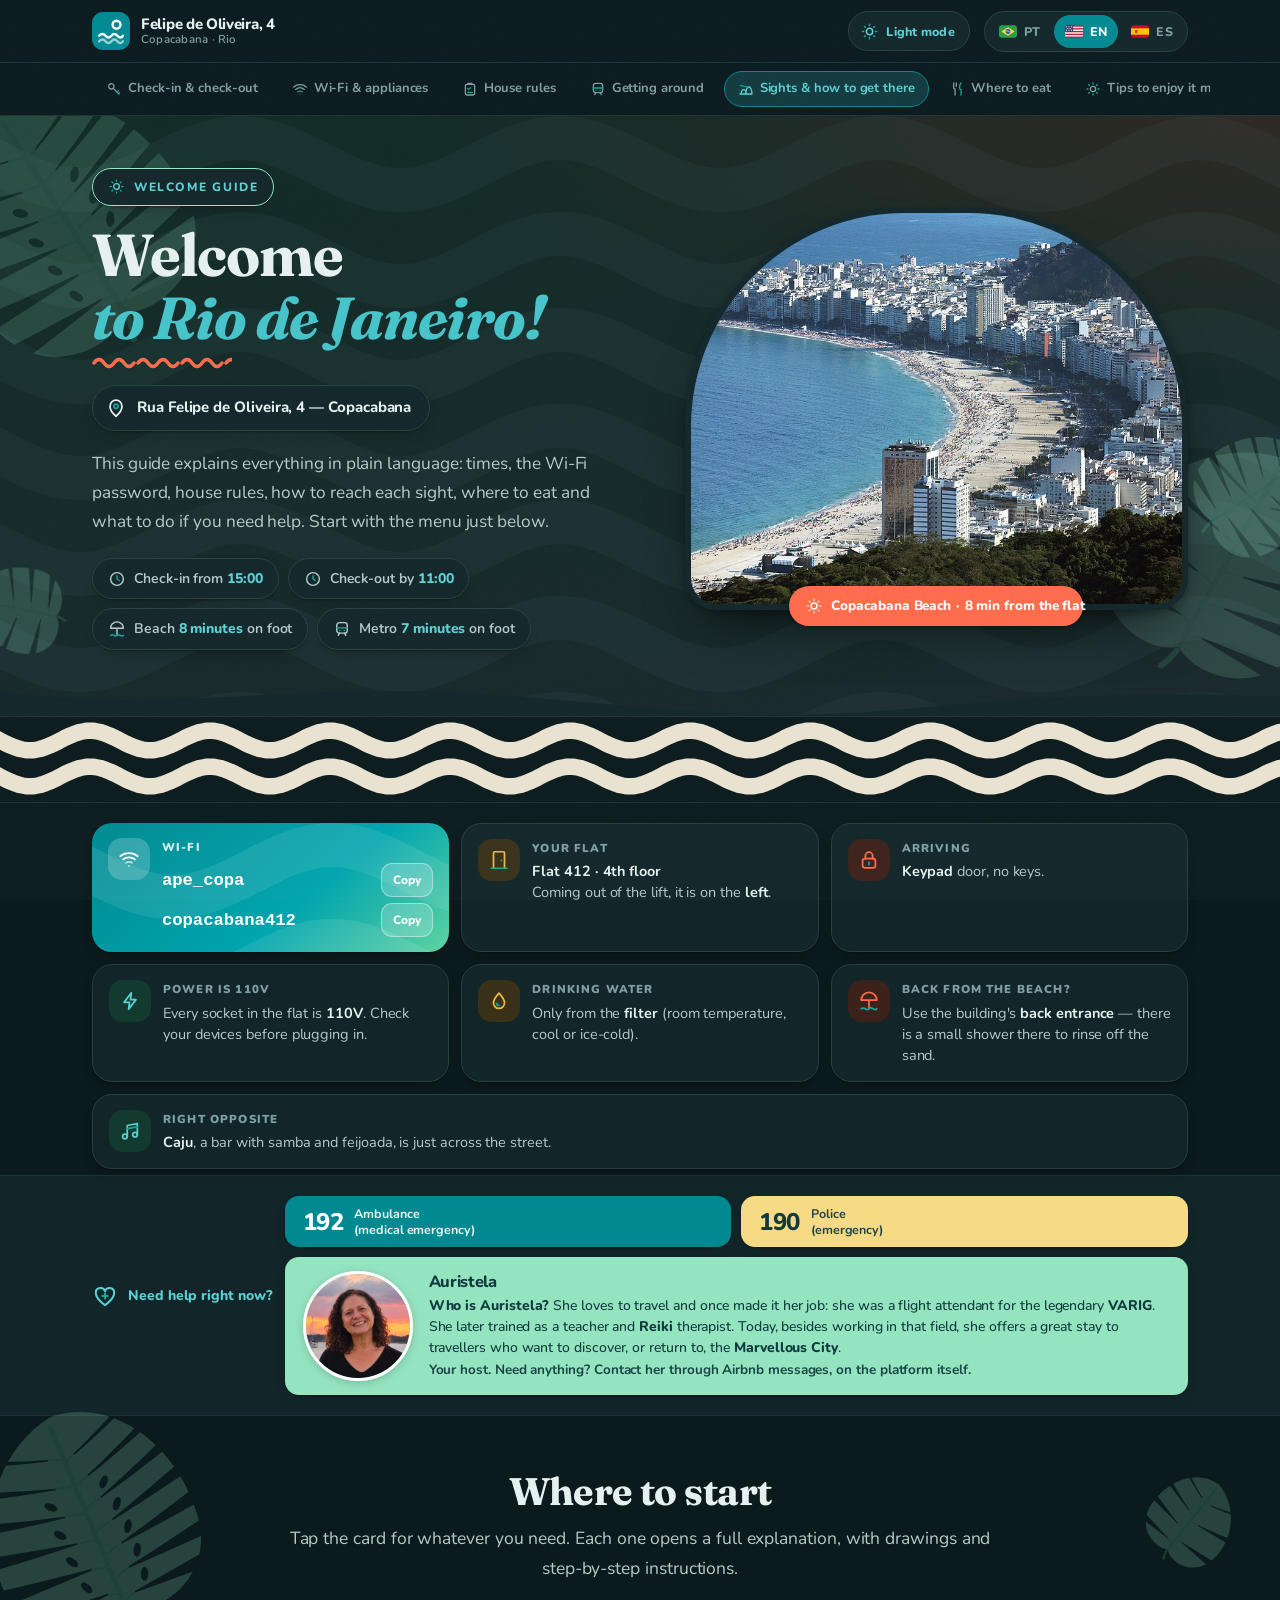
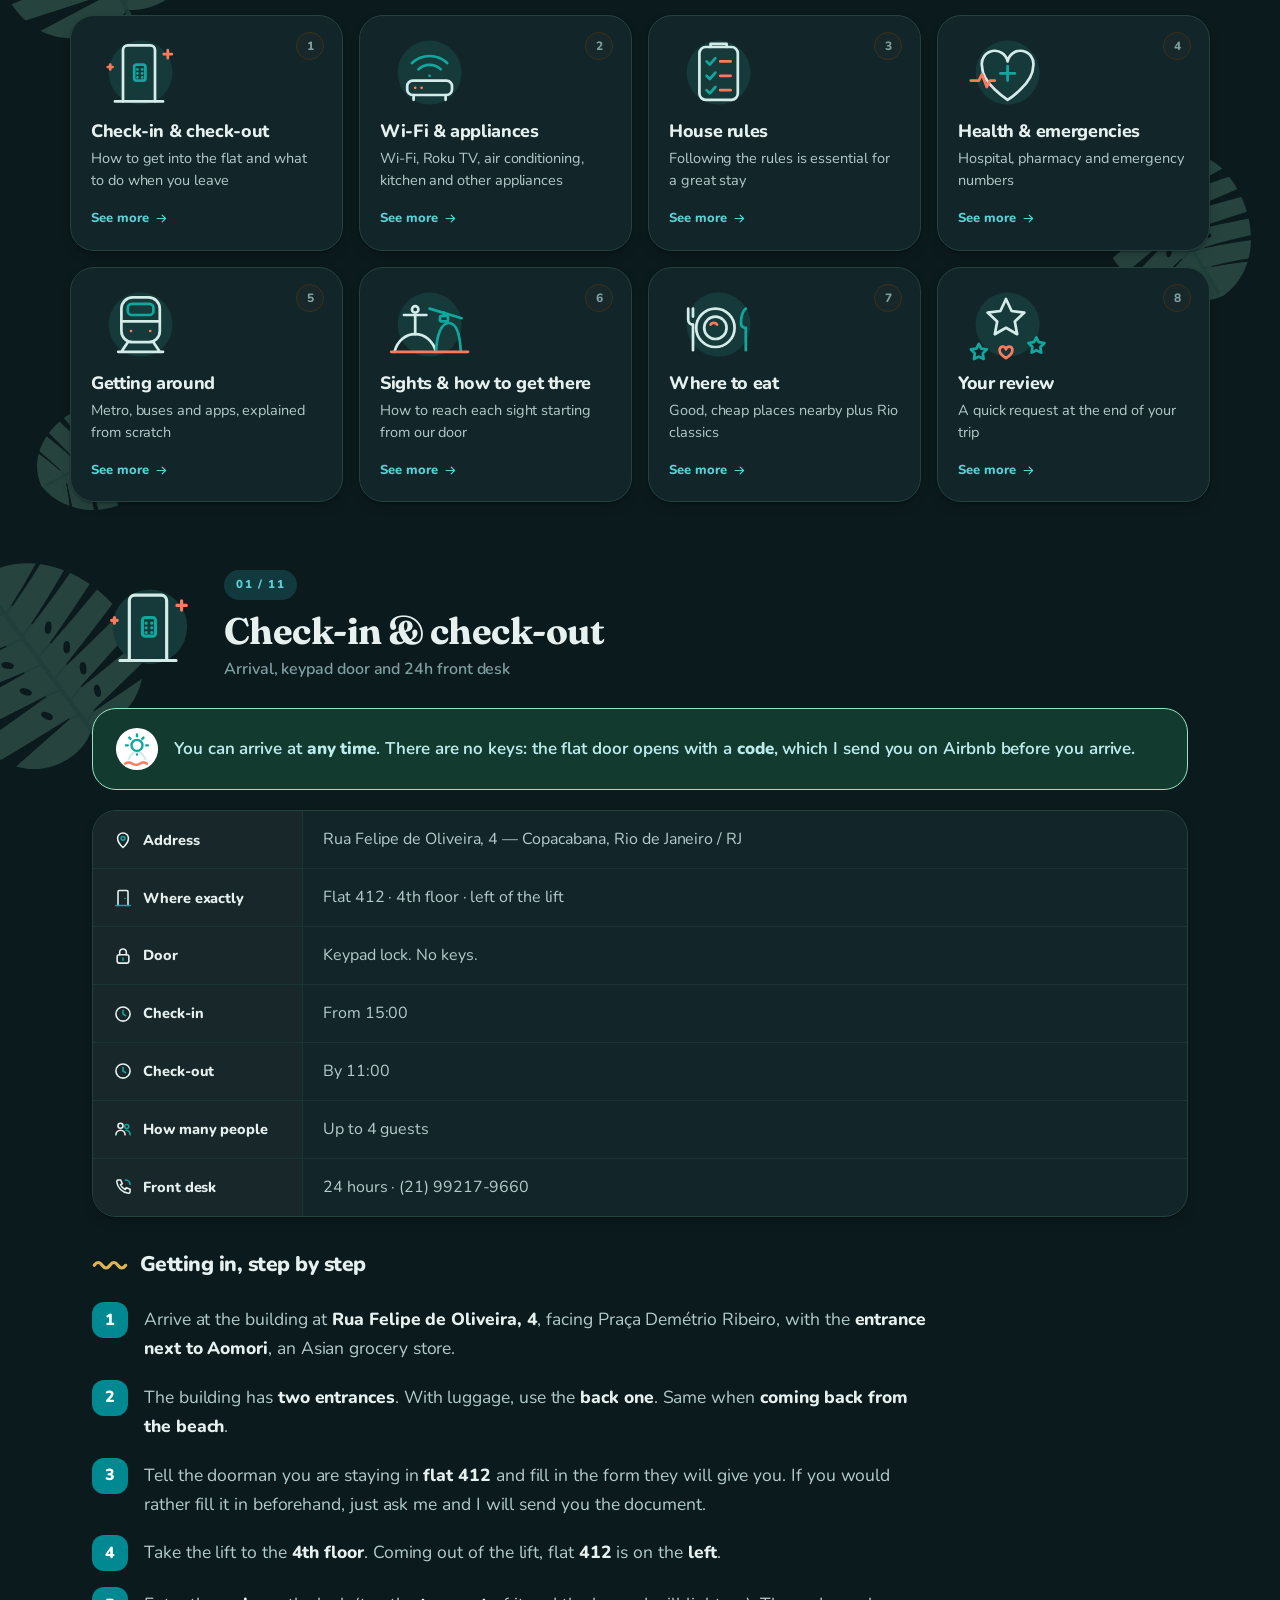
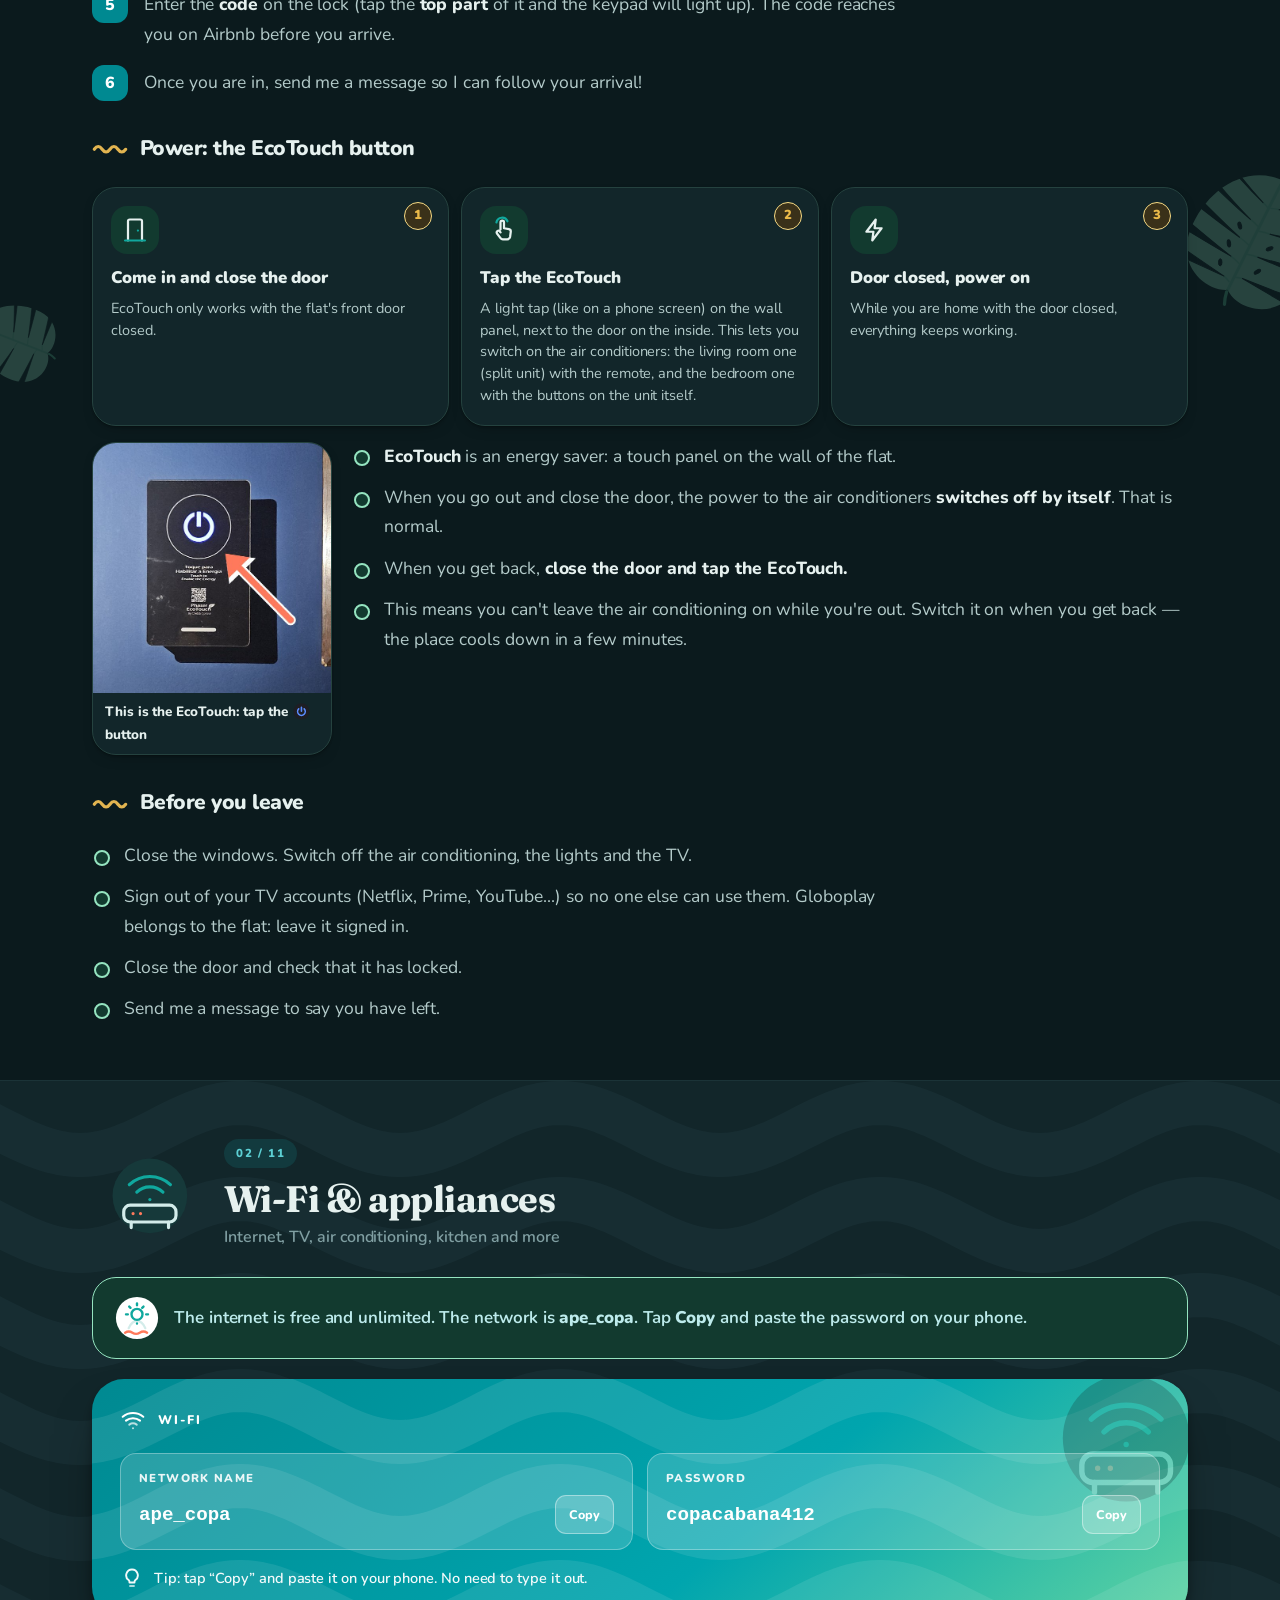
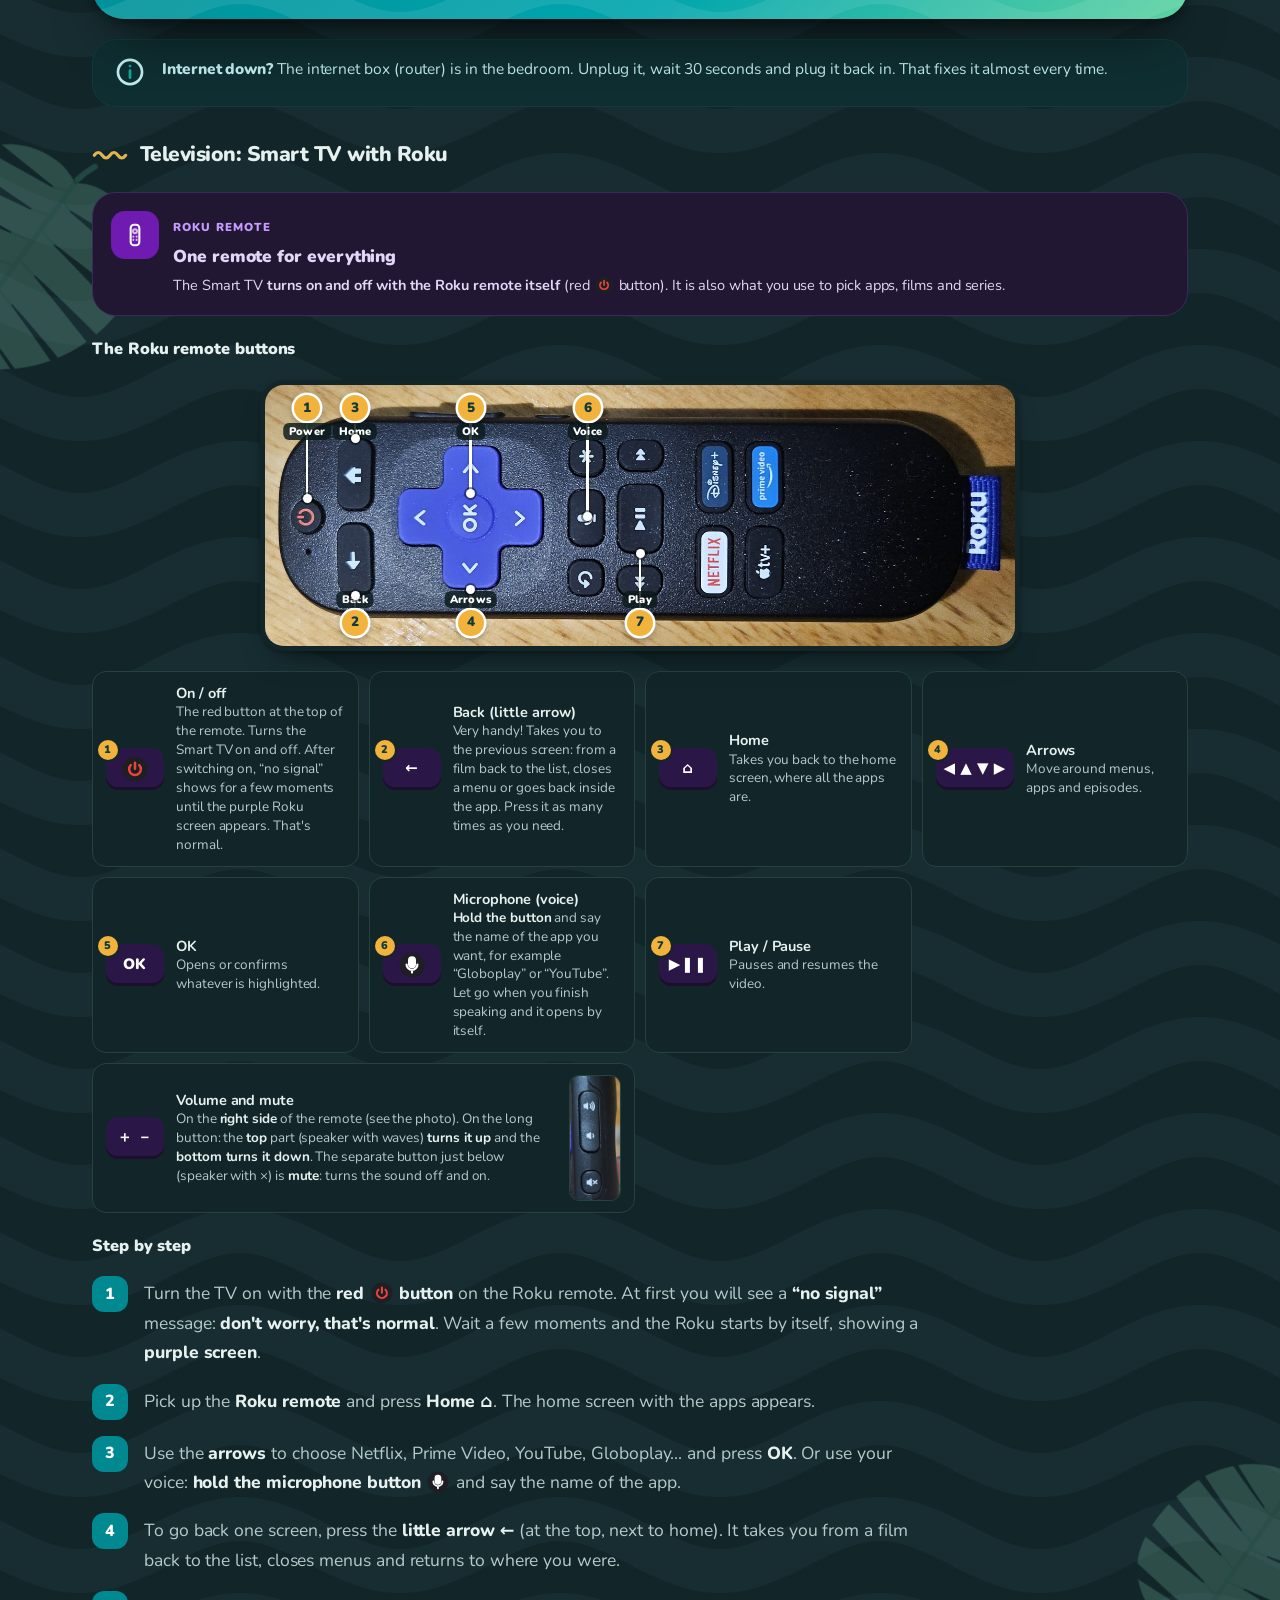
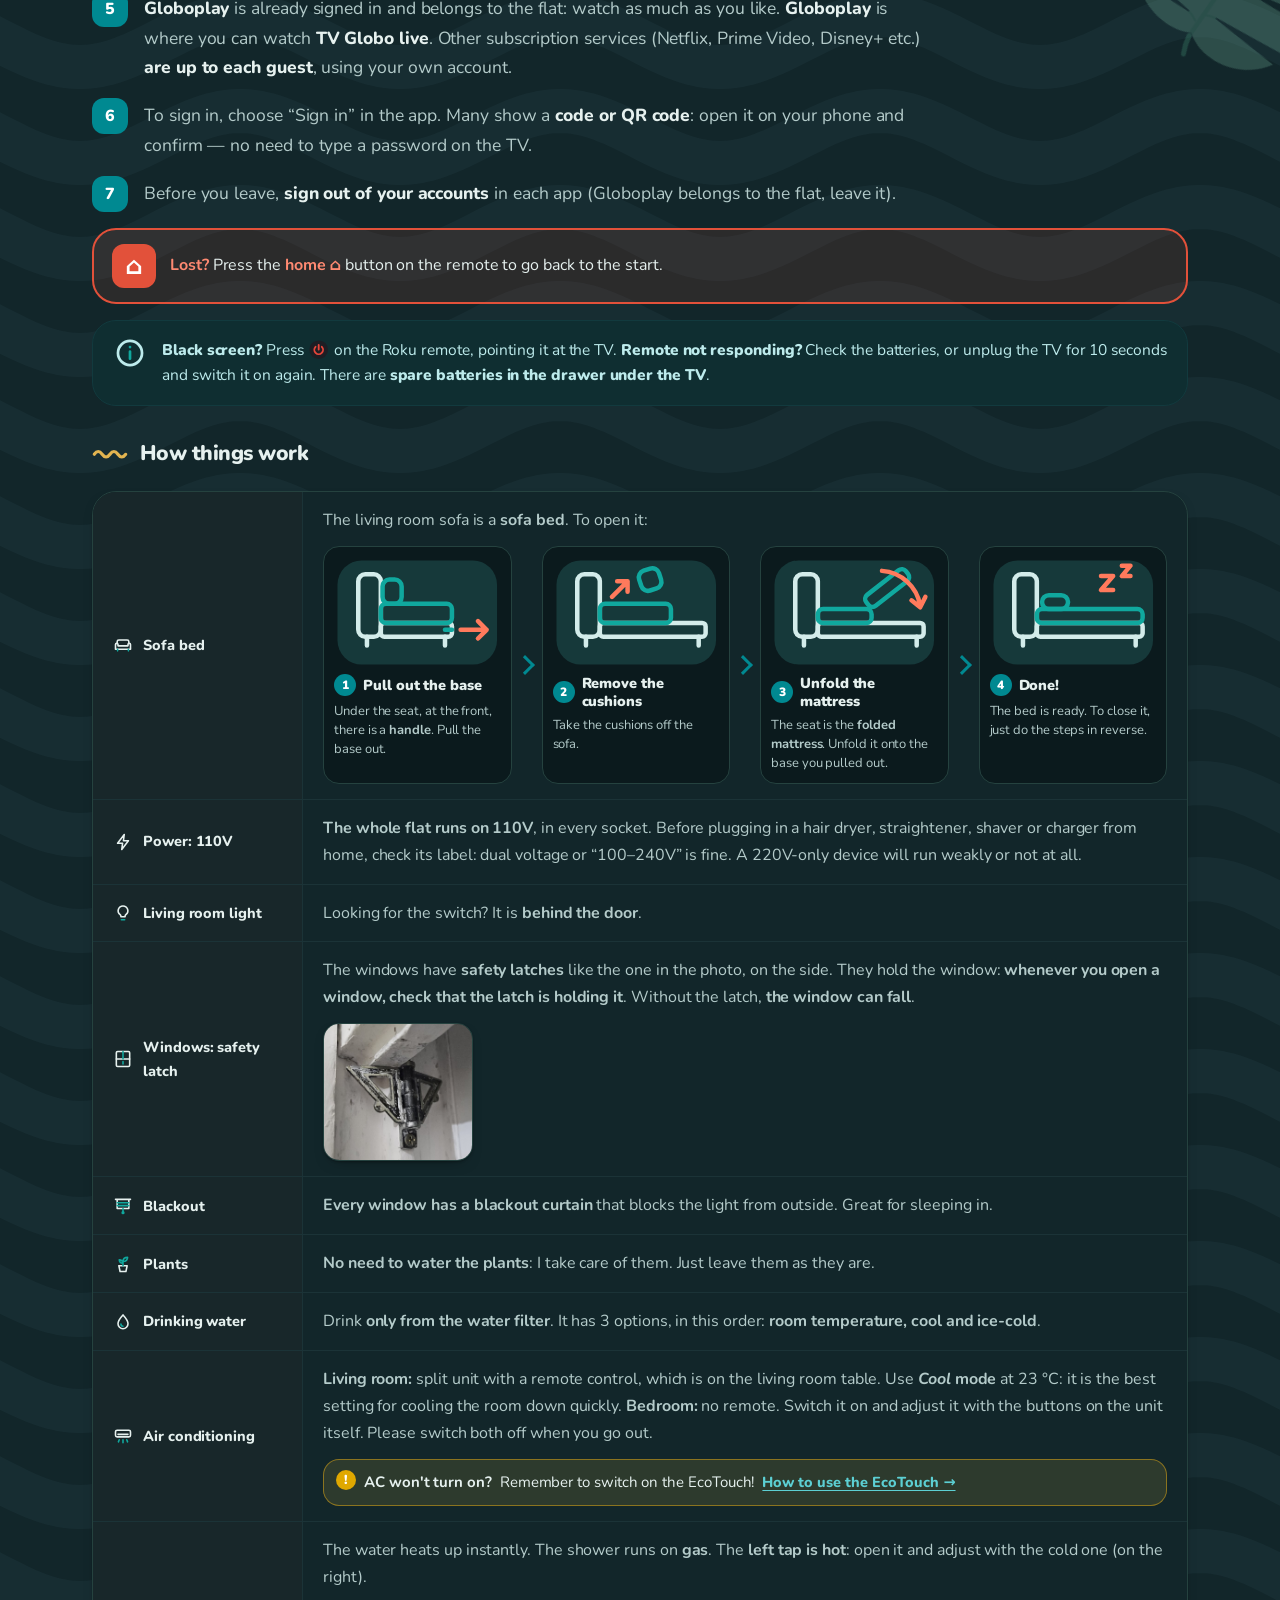
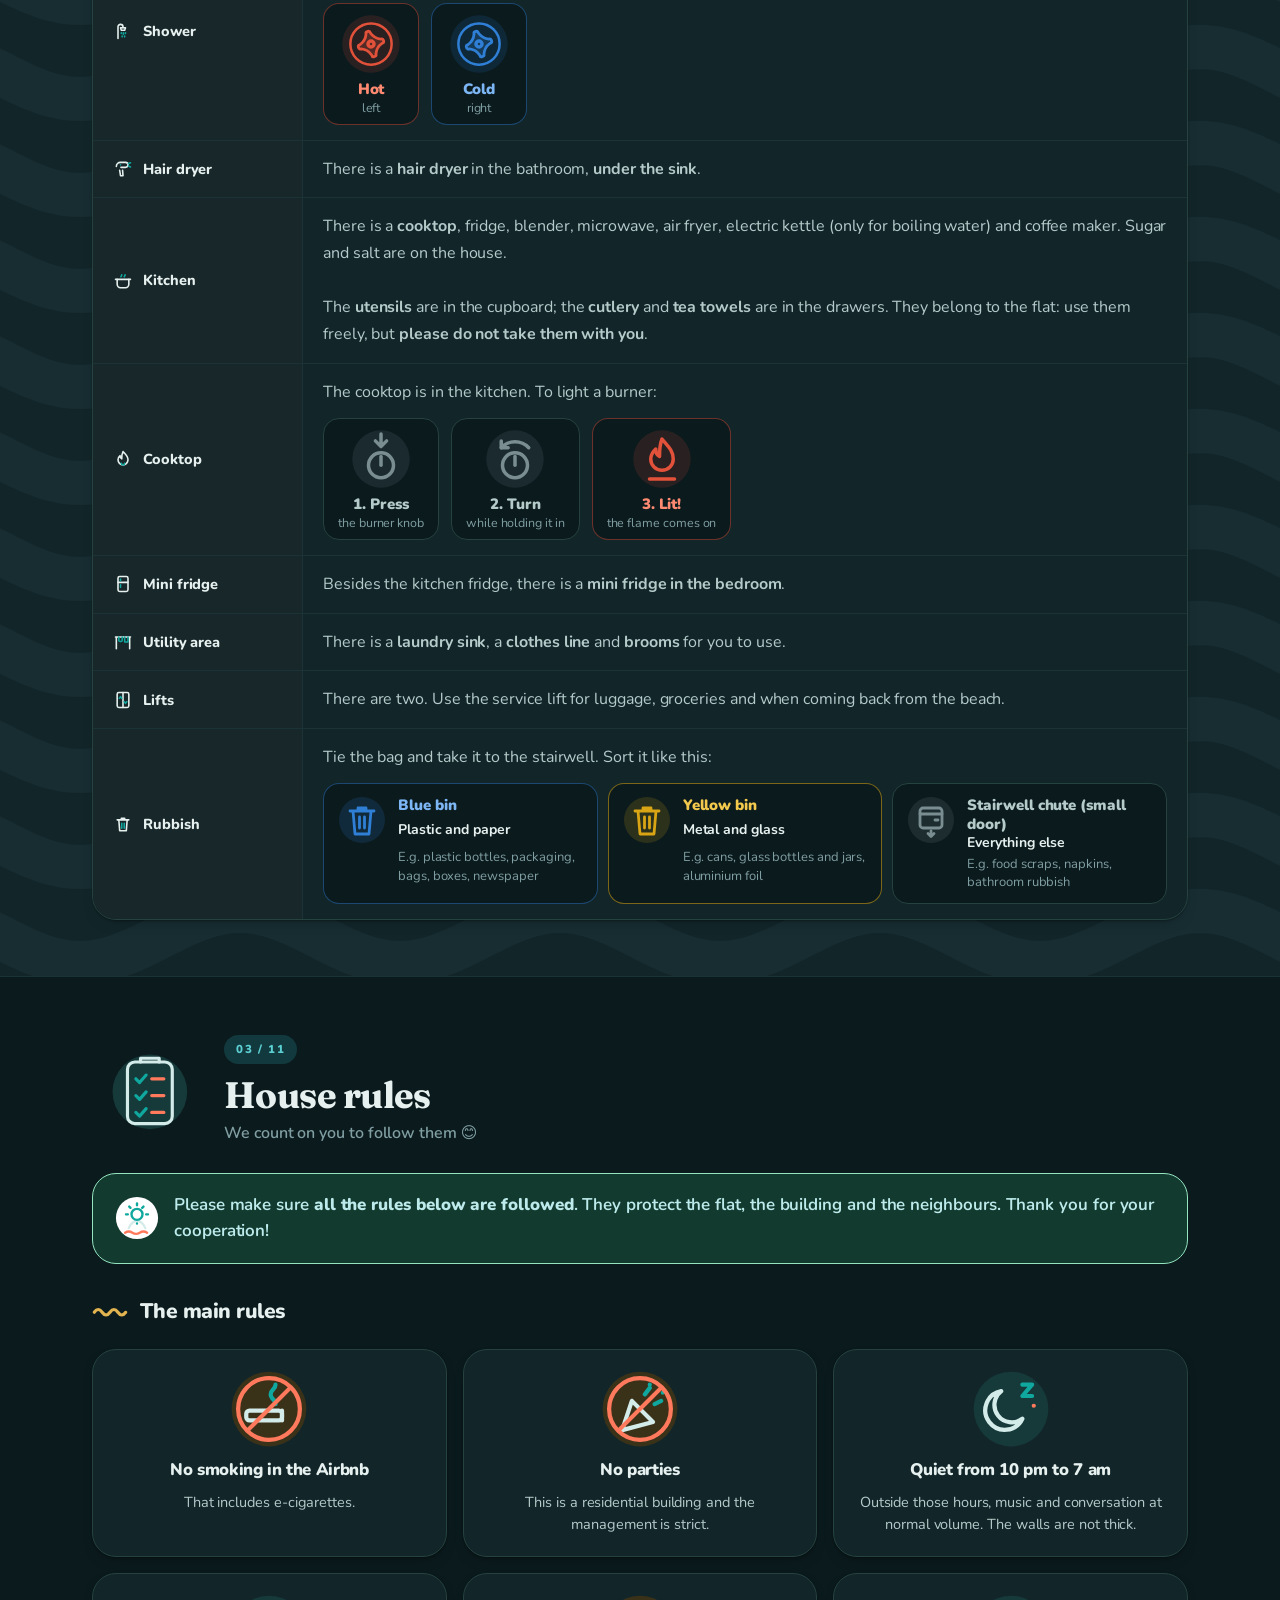
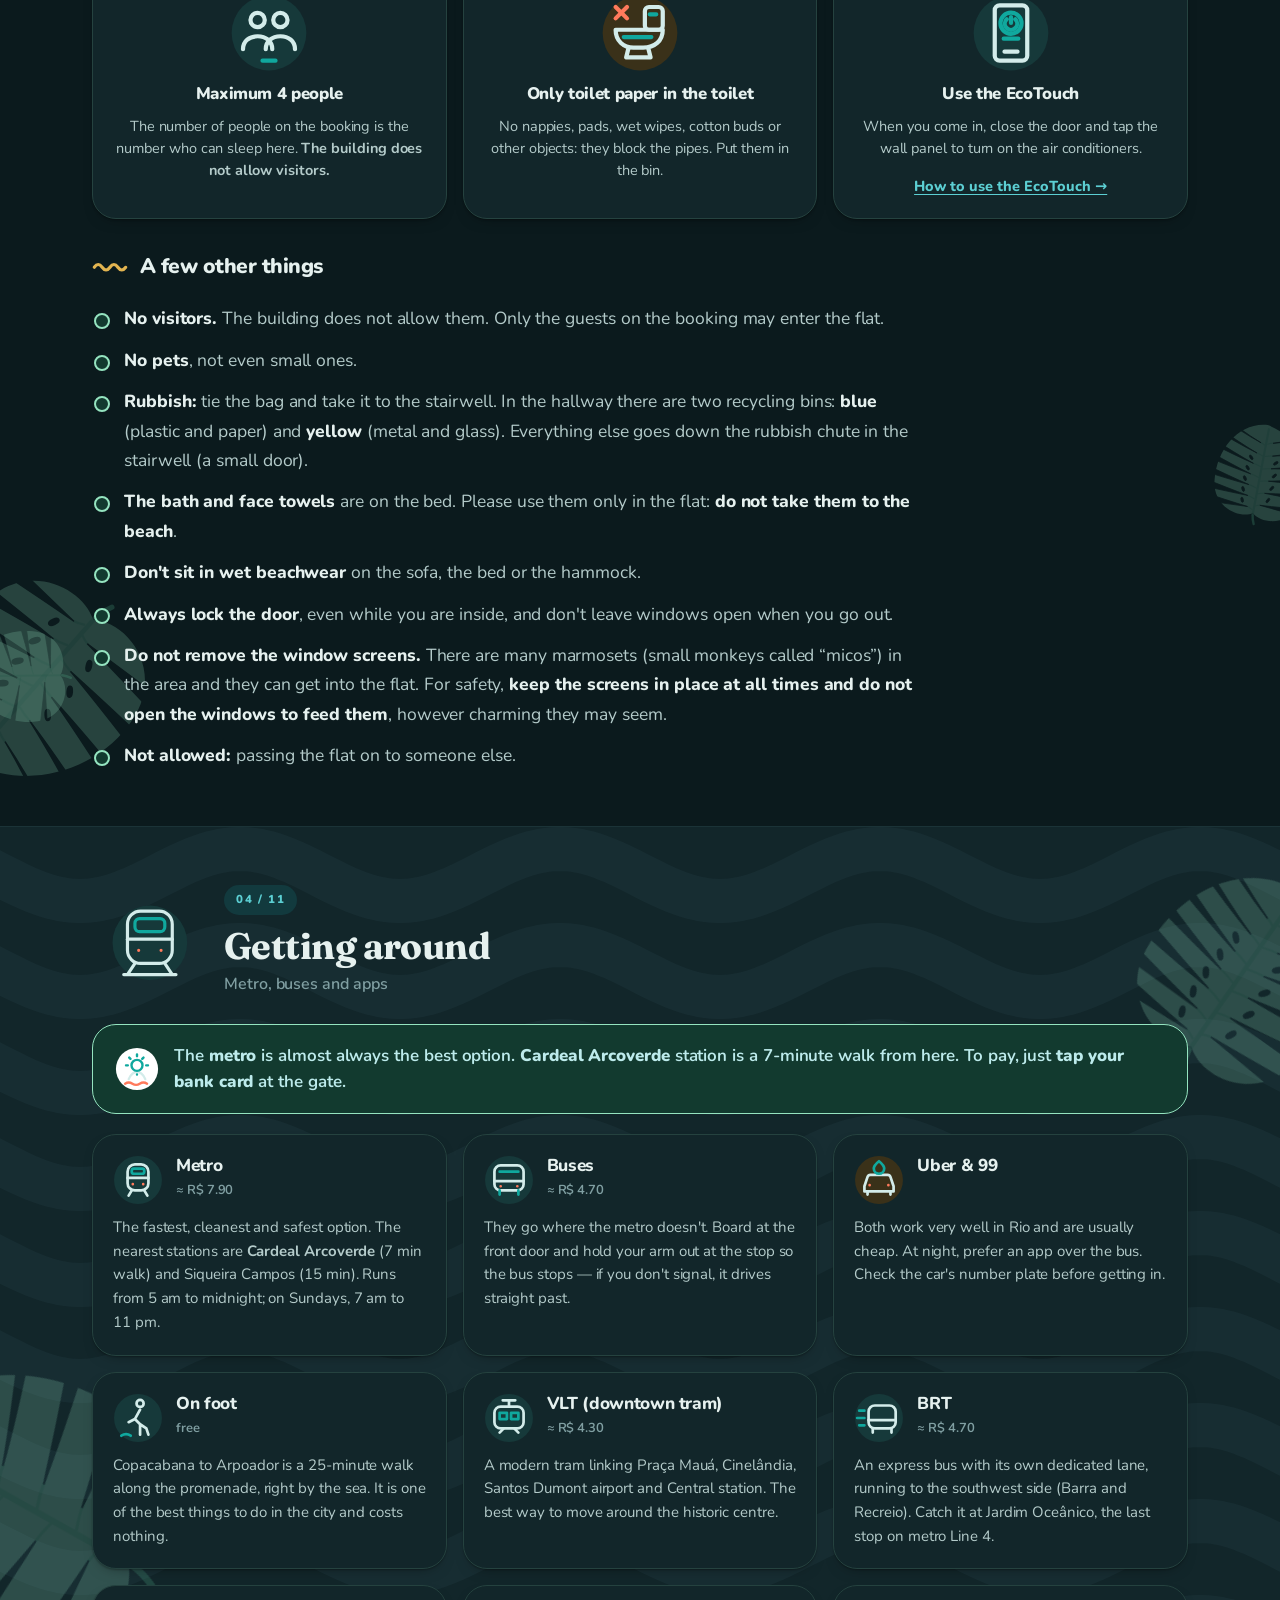
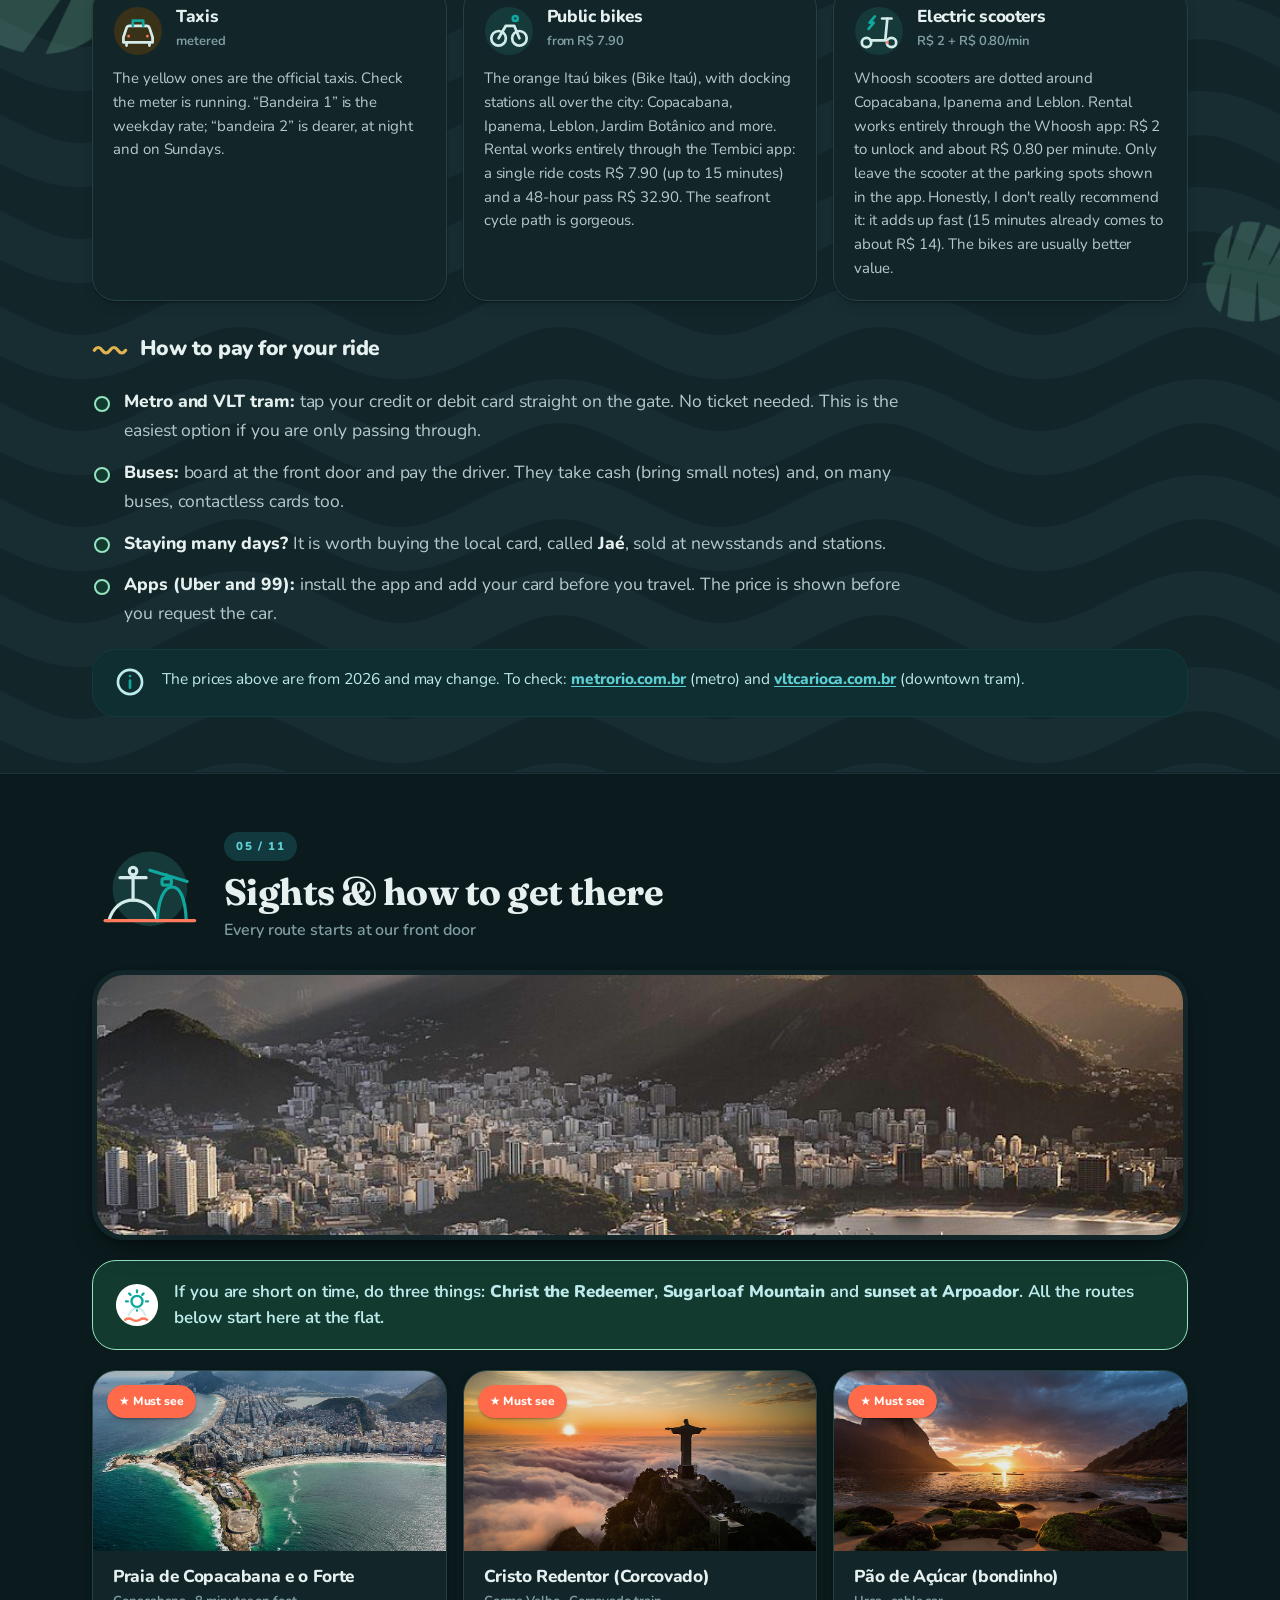
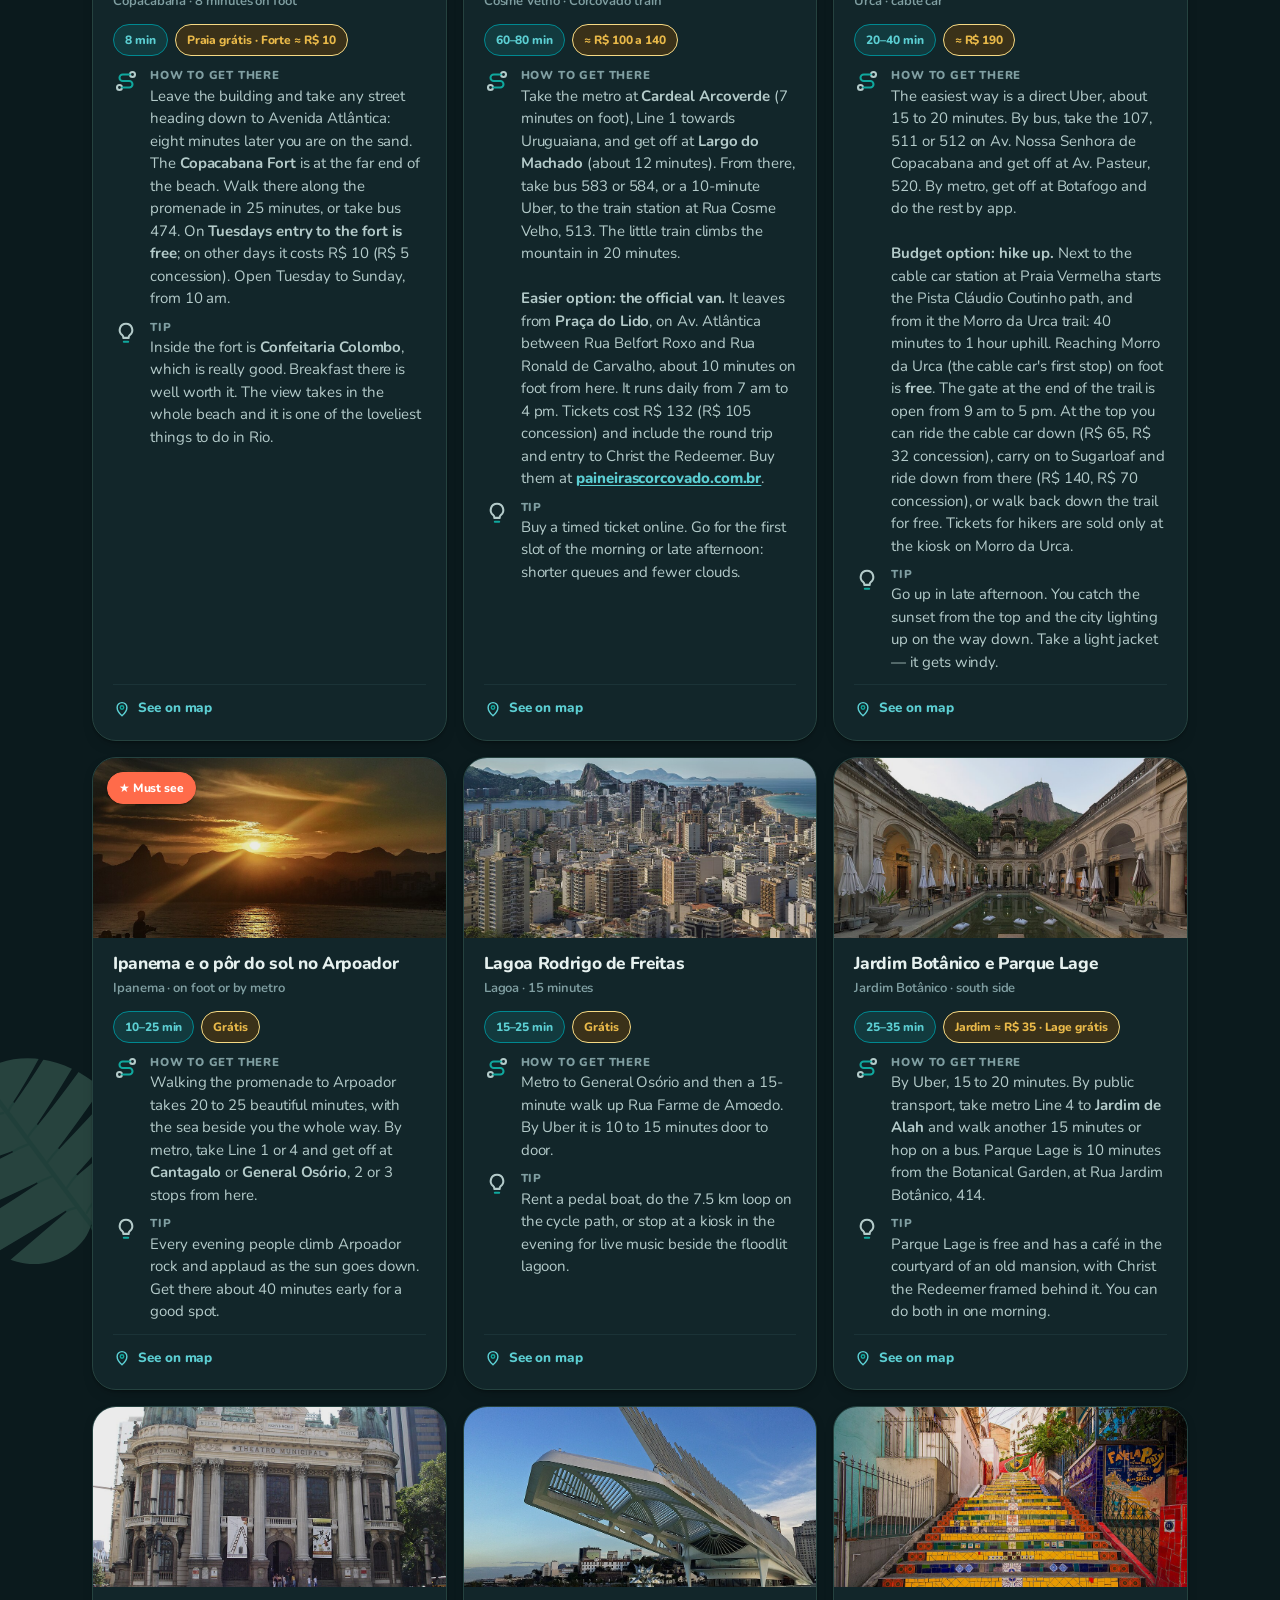
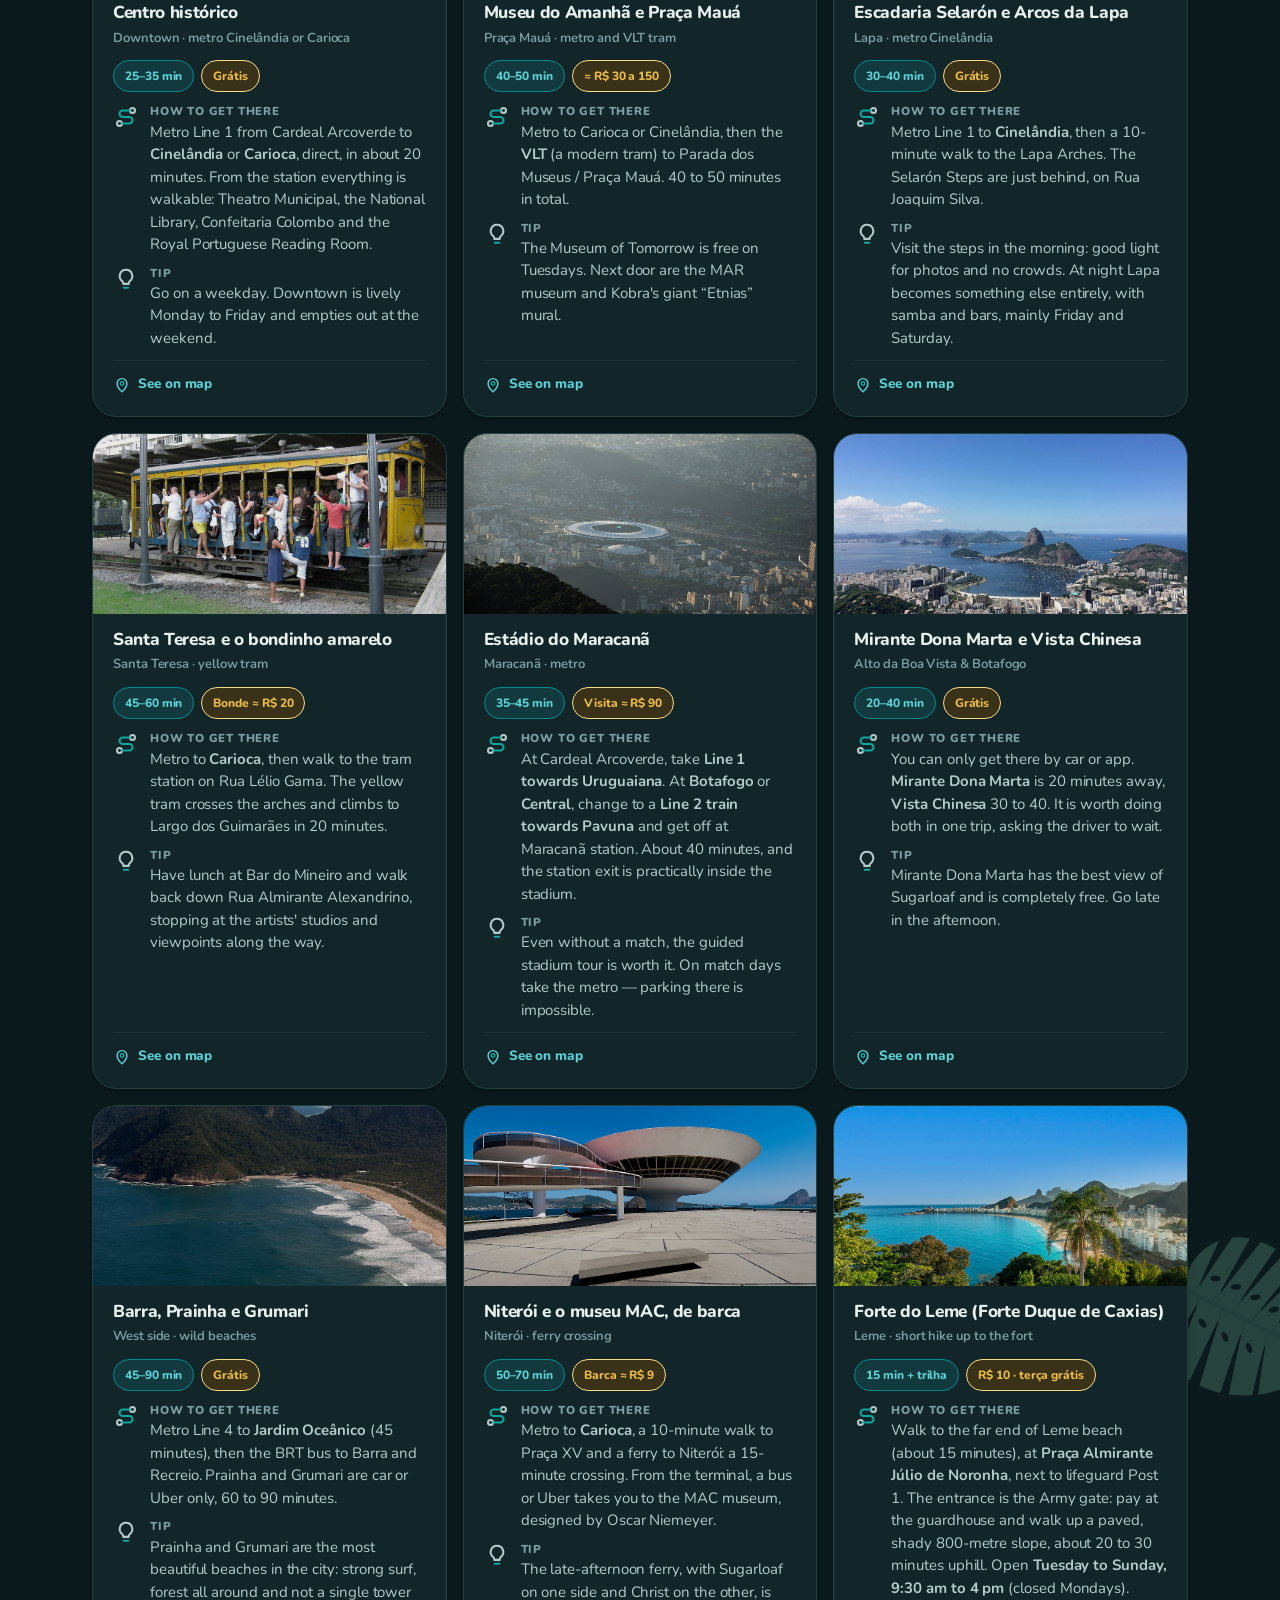
<file: index.html>
<!doctype html>
<html lang="pt-BR">
<head>
<meta charset="utf-8">
<meta name="viewport" content="width=device-width, initial-scale=1, viewport-fit=cover">
<title>Guia de Boas-vindas — Copacabana, Rio de Janeiro</title>
<meta name="description" content="Guia de boas-vindas do apartamento na Rua Felipe de Oliveira, 4 — Copacabana, Rio de Janeiro.">
<meta name="theme-color" content="#0B1A1D">
<meta name="color-scheme" content="light dark">
<script>(function(){var t;try{t=localStorage.getItem("guia_theme")}catch(e){}document.documentElement.setAttribute("data-theme",t==="light"?"light":"dark")})()</script>
<link rel="icon" href="data:image/svg+xml,<svg xmlns='http://www.w3.org/2000/svg' viewBox='0 0 100 100'><text y='.9em' font-size='90'>🏖️</text></svg>">
<link rel="preconnect" href="https://fonts.googleapis.com">
<link rel="preconnect" href="https://fonts.gstatic.com" crossorigin>
<link href="https://fonts.googleapis.com/css2?family=Fraunces:ital,opsz,wght@0,9..144,600;0,9..144,700;1,9..144,600&family=Nunito:wght@500;600;700;800;900&display=swap" rel="stylesheet">
<link rel="stylesheet" href="style.css?v=20261017s">
</head>
<body>

<header class="topbar">
  <div class="wrap topbar__in">
    <a class="brand" href="#top">
      <span class="brand__mark" id="brandMark"></span>
      <span class="brand__tx">Felipe de Oliveira, 4<small>Copacabana · Rio</small></span>
    </a>
    <div class="topbar__sp"></div>
    <button type="button" class="themebtn" id="themeBtn"></button>
    <div class="langs" role="group" aria-label="Idioma / Language / Idioma">
      <button type="button" data-lang="pt">PT</button>
      <button type="button" data-lang="en">EN</button>
      <button type="button" data-lang="es">ES</button>
    </div>
  </div>
  <nav class="navchips" aria-label="Seções"><div class="navchips__in" id="nav"></div></nav>
</header>

<main id="top">

  <section class="hero">
    <div class="hero__deco hero__deco--l" id="decoL" aria-hidden="true"></div>
    <div class="hero__deco hero__deco--r" id="decoR" aria-hidden="true"></div>
    <div class="wrap hero__in">
      <div class="hero__tx" id="heroTx"></div>
      <div class="hero__art" id="heroArt"></div>
    </div>
    <div class="wavedge" id="heroWave"></div>
  </section>

  <div class="calcband" aria-hidden="true"></div>

  <section class="gallery" id="galleryWrap" hidden>
    <div class="wrap">
      <div class="sechead" id="galleryHead"></div>
      <div class="gallery__strip" id="galleryStrip"></div>
    </div>
  </section>

  <section class="wrap quick" id="quick"></section>

  <section class="sos" id="sos"></section>

  <section class="wrap menu">
    <div class="sechead" id="menuHead"></div>
    <div class="menu__grid" id="menuGrid"></div>
  </section>

  <div id="sections"></div>

</main>

<div class="calcband" aria-hidden="true"></div>

<footer>
  <div class="foot__deco foot__deco--l" id="decoFL" aria-hidden="true"></div>
  <div class="foot__deco foot__deco--r" id="decoFR" aria-hidden="true"></div>
  <div class="wrap foot" id="foot"></div>
</footer>

<button class="totop" id="toTop" aria-label="Topo"></button>

<nav class="tabbar" id="tabbar" aria-label="Atalhos"></nav>

<script src="art.js?v=20261017s"></script>
<script src="data.js?v=20261017s"></script>
<script src="lang-pt.js?v=20261017s"></script>
<script src="lang-en.js?v=20261017s"></script>
<script src="lang-es.js?v=20261017s"></script>
<script src="app.js?v=20261017s"></script>
</body>
</html>
</file>
<file: style.css>
/* ==========================================================
   GUIA DE BOAS-VINDAS · Copacabana
   Paleta: #008991 (turquesa) · #F6DA84 (areia) · #95E4C0 (menta)
   ========================================================== */

*,*::before,*::after{box-sizing:border-box}
html{-webkit-text-size-adjust:100%;scroll-behavior:smooth;overflow-x:clip}
body,h1,h2,h3,h4,p,ul,ol,li,figure,dl,dd{margin:0;padding:0}
ul,ol{list-style:none}
img,svg{display:block;max-width:100%}
button{font:inherit;color:inherit}
a{color:inherit}
@media (prefers-reduced-motion:reduce){html{scroll-behavior:auto}*{transition:none!important}
  /* o balanço das folhas fica (mais calmo, ver "Brisa nas folhas"); o resto não anima */
  *:not(:is(.hero__deco,.sec__deco,.foot__deco,.leaf) > svg){animation:none!important}}

:root{
  --pat-wifi:url("data:image/svg+xml,%3Csvg xmlns='http://www.w3.org/2000/svg' width='160' height='48' viewBox='0 0 160 48'%3E%3Cpath d='M-6.7 -27.4L-3.3 -25.7L0 -24L3.3 -22.3L6.7 -20.6L10 -19L13.3 -17.5L16.7 -16.1L20 -14.8L23.3 -13.7L26.7 -12.7L30 -12L33.3 -11.4L36.7 -11.1L40 -11L43.3 -11.1L46.7 -11.4L50 -12L53.3 -12.7L56.7 -13.7L60 -14.8L63.3 -16.1L66.7 -17.5L70 -19L73.3 -20.6L76.7 -22.3L80 -24L83.3 -25.7L86.7 -27.4L90 -29L93.3 -30.5L96.7 -31.9L100 -33.2L103.3 -34.3L106.7 -35.3L110 -36L113.3 -36.6L116.7 -36.9L120 -37L123.3 -36.9L126.7 -36.6L130 -36L133.3 -35.3L136.7 -34.3L140 -33.2L143.3 -31.9L146.7 -30.5L150 -29L153.3 -27.4L156.7 -25.7L160 -24L163.3 -22.3L166.7 -20.6M-6.7 20.6L-3.3 22.3L0 24L3.3 25.7L6.7 27.4L10 29L13.3 30.5L16.7 31.9L20 33.2L23.3 34.3L26.7 35.3L30 36L33.3 36.6L36.7 36.9L40 37L43.3 36.9L46.7 36.6L50 36L53.3 35.3L56.7 34.3L60 33.2L63.3 31.9L66.7 30.5L70 29L73.3 27.4L76.7 25.7L80 24L83.3 22.3L86.7 20.6L90 19L93.3 17.5L96.7 16.1L100 14.8L103.3 13.7L106.7 12.7L110 12L113.3 11.4L116.7 11.1L120 11L123.3 11.1L126.7 11.4L130 12L133.3 12.7L136.7 13.7L140 14.8L143.3 16.1L146.7 17.5L150 19L153.3 20.6L156.7 22.3L160 24L163.3 25.7L166.7 27.4M-6.7 68.6L-3.3 70.3L0 72L3.3 73.7L6.7 75.4L10 77L13.3 78.5L16.7 79.9L20 81.2L23.3 82.3L26.7 83.3L30 84L33.3 84.6L36.7 84.9L40 85L43.3 84.9L46.7 84.6L50 84L53.3 83.3L56.7 82.3L60 81.2L63.3 79.9L66.7 78.5L70 77L73.3 75.4L76.7 73.7L80 72L83.3 70.3L86.7 68.6L90 67L93.3 65.5L96.7 64.1L100 62.8L103.3 61.7L106.7 60.7L110 60L113.3 59.4L116.7 59.1L120 59L123.3 59.1L126.7 59.4L130 60L133.3 60.7L136.7 61.7L140 62.8L143.3 64.1L146.7 65.5L150 67L153.3 68.6L156.7 70.3L160 72L163.3 73.7L166.7 75.4' fill='none' stroke='%23FFFFFF' stroke-opacity='.09' stroke-width='22' stroke-linejoin='round'/%3E%3C/svg%3E");
  color-scheme:light;

  --teal:#008991;
  --teal-d:#00646E;
  --teal-x:#00464F;
  --teal-l:#DCF0F1;
  --teal-xl:#EFF9F9;

  --sand:#F6DA84;
  --sand-d:#C68A16;
  --sand-l:#FDF2D6;
  --sand-xl:#FFFAEC;

  --mint:#95E4C0;
  --mint-d:#2E9B72;
  --mint-l:#E4F8EE;
  --mint-xl:#F1FCF7;

  --cream:#FFFCF4;
  --paper:#FFFFFF;
  --ink:#0F3A3E;
  --ink2:#3B6469;
  --muted:#77969B;
  --line:#EBE2CF;
  --line2:#F3ECDF;

  --sh-s:0 1px 2px rgba(0,70,79,.05), 0 6px 16px -10px rgba(0,70,79,.22);
  --sh-m:0 2px 4px rgba(0,70,79,.05), 0 16px 32px -18px rgba(0,70,79,.30);
  --sh-l:0 4px 10px rgba(0,70,79,.07), 0 30px 56px -24px rgba(0,70,79,.36);

  --r:16px;
  --r-l:24px;
  --r-xl:32px;
  --maxw:1140px;
  --coral:#FF6B4A;
  --coral-l:#FFE8E1;
  --sun:#F2B33D;

  --teal-t:var(--teal);          /* turquesa usado como cor de texto */
  --on-light:#0F3A3E;            /* texto sobre areia/menta/sol (igual nos dois modos) */
  --peach:#FFE3C2;
  --warn-tx:#5B4406;
  --ok-tx:#0C4B36;
  --topbar-bg:rgba(255,252,244,.9);
  --tabbar-bg:rgba(255,255,255,.96);
  --deco-op:.34;

  /* calçadão de Copacabana: ondas de pedra portuguesa (faixa) e marca-d'água (fundos) */
  --pat-band:url("data:image/svg+xml,%3Csvg xmlns='http://www.w3.org/2000/svg' width='160' height='116' viewBox='0 0 160 116'%3E%3Crect width='160' height='116' fill='%23FFFCF4'/%3E%3Cpath d='M-6.7 30.6L-3.3 32.3L0 34L3.3 35.7L6.7 37.4L10 39L13.3 40.5L16.7 41.9L20 43.2L23.3 44.3L26.7 45.3L30 46L33.3 46.6L36.7 46.9L40 47L43.3 46.9L46.7 46.6L50 46L53.3 45.3L56.7 44.3L60 43.2L63.3 41.9L66.7 40.5L70 39L73.3 37.4L76.7 35.7L80 34L83.3 32.3L86.7 30.6L90 29L93.3 27.5L96.7 26.1L100 24.8L103.3 23.7L106.7 22.7L110 22L113.3 21.4L116.7 21.1L120 21L123.3 21.1L126.7 21.4L130 22L133.3 22.7L136.7 23.7L140 24.8L143.3 26.1L146.7 27.5L150 29L153.3 30.6L156.7 32.3L160 34L163.3 35.7L166.7 37.4M-6.7 78.6L-3.3 80.3L0 82L3.3 83.7L6.7 85.4L10 87L13.3 88.5L16.7 89.9L20 91.2L23.3 92.3L26.7 93.3L30 94L33.3 94.6L36.7 94.9L40 95L43.3 94.9L46.7 94.6L50 94L53.3 93.3L56.7 92.3L60 91.2L63.3 89.9L66.7 88.5L70 87L73.3 85.4L76.7 83.7L80 82L83.3 80.3L86.7 78.6L90 77L93.3 75.5L96.7 74.1L100 72.8L103.3 71.7L106.7 70.7L110 70L113.3 69.4L116.7 69.1L120 69L123.3 69.1L126.7 69.4L130 70L133.3 70.7L136.7 71.7L140 72.8L143.3 74.1L146.7 75.5L150 77L153.3 78.6L156.7 80.3L160 82L163.3 83.7L166.7 85.4' fill='none' stroke='%2316262A' stroke-width='22' stroke-linejoin='round'/%3E%3C/svg%3E");
  --pat-faint:url("data:image/svg+xml,%3Csvg xmlns='http://www.w3.org/2000/svg' width='160' height='48' viewBox='0 0 160 48'%3E%3Cpath d='M-6.7 -27.4L-3.3 -25.7L0 -24L3.3 -22.3L6.7 -20.6L10 -19L13.3 -17.5L16.7 -16.1L20 -14.8L23.3 -13.7L26.7 -12.7L30 -12L33.3 -11.4L36.7 -11.1L40 -11L43.3 -11.1L46.7 -11.4L50 -12L53.3 -12.7L56.7 -13.7L60 -14.8L63.3 -16.1L66.7 -17.5L70 -19L73.3 -20.6L76.7 -22.3L80 -24L83.3 -25.7L86.7 -27.4L90 -29L93.3 -30.5L96.7 -31.9L100 -33.2L103.3 -34.3L106.7 -35.3L110 -36L113.3 -36.6L116.7 -36.9L120 -37L123.3 -36.9L126.7 -36.6L130 -36L133.3 -35.3L136.7 -34.3L140 -33.2L143.3 -31.9L146.7 -30.5L150 -29L153.3 -27.4L156.7 -25.7L160 -24L163.3 -22.3L166.7 -20.6M-6.7 20.6L-3.3 22.3L0 24L3.3 25.7L6.7 27.4L10 29L13.3 30.5L16.7 31.9L20 33.2L23.3 34.3L26.7 35.3L30 36L33.3 36.6L36.7 36.9L40 37L43.3 36.9L46.7 36.6L50 36L53.3 35.3L56.7 34.3L60 33.2L63.3 31.9L66.7 30.5L70 29L73.3 27.4L76.7 25.7L80 24L83.3 22.3L86.7 20.6L90 19L93.3 17.5L96.7 16.1L100 14.8L103.3 13.7L106.7 12.7L110 12L113.3 11.4L116.7 11.1L120 11L123.3 11.1L126.7 11.4L130 12L133.3 12.7L136.7 13.7L140 14.8L143.3 16.1L146.7 17.5L150 19L153.3 20.6L156.7 22.3L160 24L163.3 25.7L166.7 27.4M-6.7 68.6L-3.3 70.3L0 72L3.3 73.7L6.7 75.4L10 77L13.3 78.5L16.7 79.9L20 81.2L23.3 82.3L26.7 83.3L30 84L33.3 84.6L36.7 84.9L40 85L43.3 84.9L46.7 84.6L50 84L53.3 83.3L56.7 82.3L60 81.2L63.3 79.9L66.7 78.5L70 77L73.3 75.4L76.7 73.7L80 72L83.3 70.3L86.7 68.6L90 67L93.3 65.5L96.7 64.1L100 62.8L103.3 61.7L106.7 60.7L110 60L113.3 59.4L116.7 59.1L120 59L123.3 59.1L126.7 59.4L130 60L133.3 60.7L136.7 61.7L140 62.8L143.3 64.1L146.7 65.5L150 67L153.3 68.6L156.7 70.3L160 72L163.3 73.7L166.7 75.4' fill='none' stroke='%23008991' stroke-opacity='.05' stroke-width='22' stroke-linejoin='round'/%3E%3C/svg%3E");

  --sans:"Nunito",ui-sans-serif,system-ui,-apple-system,"Segoe UI",Roboto,"Helvetica Neue",Arial,sans-serif;
  --serif:"Fraunces",Georgia,"Iowan Old Style","Times New Roman",ui-serif,serif;
}

/* ---------------- Modo escuro ----------------
   O padrão é escuro (o index.html já abre com data-theme="dark");
   o bloco por prefers-color-scheme só vale se esse atributo faltar. */
@media (prefers-color-scheme:dark){
:root:not([data-theme="light"]){
  color-scheme:dark;
  --teal-d:#5CCFD3;
  --teal-x:#BDEBEC;
  --teal-l:#123A3E;
  --teal-xl:#0F2E31;
  --teal-t:#45C3C9;
  --sand-d:#E9B949;
  --sand-l:#3A3119;
  --sand-xl:#18272A;
  --mint-d:#5FD3A2;
  --mint-l:#123A2F;
  --mint-xl:#0F2A25;
  --coral-l:#3D221B;
  --cream:#0B1A1D;
  --paper:#12262A;
  --ink:#E6F1EF;
  --ink2:#B4CBCA;
  --muted:#809FA2;
  --line:#25423F;
  --line2:#1B3337;
  --peach:#2C2620;
  --warn-tx:#F3D98B;
  --ok-tx:#A6EBCB;
  --topbar-bg:rgba(11,26,29,.88);
  --tabbar-bg:rgba(14,32,36,.96);
  --deco-op:.2;
  --sh-s:0 1px 2px rgba(0,0,0,.25), 0 6px 16px -10px rgba(0,0,0,.6);
  --sh-m:0 2px 4px rgba(0,0,0,.25), 0 16px 32px -18px rgba(0,0,0,.7);
  --sh-l:0 4px 10px rgba(0,0,0,.3), 0 30px 56px -24px rgba(0,0,0,.75);
  --pat-band:url("data:image/svg+xml,%3Csvg xmlns='http://www.w3.org/2000/svg' width='160' height='116' viewBox='0 0 160 116'%3E%3Crect width='160' height='116' fill='%230B1A1D'/%3E%3Cpath d='M-6.7 30.6L-3.3 32.3L0 34L3.3 35.7L6.7 37.4L10 39L13.3 40.5L16.7 41.9L20 43.2L23.3 44.3L26.7 45.3L30 46L33.3 46.6L36.7 46.9L40 47L43.3 46.9L46.7 46.6L50 46L53.3 45.3L56.7 44.3L60 43.2L63.3 41.9L66.7 40.5L70 39L73.3 37.4L76.7 35.7L80 34L83.3 32.3L86.7 30.6L90 29L93.3 27.5L96.7 26.1L100 24.8L103.3 23.7L106.7 22.7L110 22L113.3 21.4L116.7 21.1L120 21L123.3 21.1L126.7 21.4L130 22L133.3 22.7L136.7 23.7L140 24.8L143.3 26.1L146.7 27.5L150 29L153.3 30.6L156.7 32.3L160 34L163.3 35.7L166.7 37.4M-6.7 78.6L-3.3 80.3L0 82L3.3 83.7L6.7 85.4L10 87L13.3 88.5L16.7 89.9L20 91.2L23.3 92.3L26.7 93.3L30 94L33.3 94.6L36.7 94.9L40 95L43.3 94.9L46.7 94.6L50 94L53.3 93.3L56.7 92.3L60 91.2L63.3 89.9L66.7 88.5L70 87L73.3 85.4L76.7 83.7L80 82L83.3 80.3L86.7 78.6L90 77L93.3 75.5L96.7 74.1L100 72.8L103.3 71.7L106.7 70.7L110 70L113.3 69.4L116.7 69.1L120 69L123.3 69.1L126.7 69.4L130 70L133.3 70.7L136.7 71.7L140 72.8L143.3 74.1L146.7 75.5L150 77L153.3 78.6L156.7 80.3L160 82L163.3 83.7L166.7 85.4' fill='none' stroke='%23E9E2D0' stroke-width='22' stroke-linejoin='round'/%3E%3C/svg%3E");
  --pat-faint:url("data:image/svg+xml,%3Csvg xmlns='http://www.w3.org/2000/svg' width='160' height='48' viewBox='0 0 160 48'%3E%3Cpath d='M-6.7 -27.4L-3.3 -25.7L0 -24L3.3 -22.3L6.7 -20.6L10 -19L13.3 -17.5L16.7 -16.1L20 -14.8L23.3 -13.7L26.7 -12.7L30 -12L33.3 -11.4L36.7 -11.1L40 -11L43.3 -11.1L46.7 -11.4L50 -12L53.3 -12.7L56.7 -13.7L60 -14.8L63.3 -16.1L66.7 -17.5L70 -19L73.3 -20.6L76.7 -22.3L80 -24L83.3 -25.7L86.7 -27.4L90 -29L93.3 -30.5L96.7 -31.9L100 -33.2L103.3 -34.3L106.7 -35.3L110 -36L113.3 -36.6L116.7 -36.9L120 -37L123.3 -36.9L126.7 -36.6L130 -36L133.3 -35.3L136.7 -34.3L140 -33.2L143.3 -31.9L146.7 -30.5L150 -29L153.3 -27.4L156.7 -25.7L160 -24L163.3 -22.3L166.7 -20.6M-6.7 20.6L-3.3 22.3L0 24L3.3 25.7L6.7 27.4L10 29L13.3 30.5L16.7 31.9L20 33.2L23.3 34.3L26.7 35.3L30 36L33.3 36.6L36.7 36.9L40 37L43.3 36.9L46.7 36.6L50 36L53.3 35.3L56.7 34.3L60 33.2L63.3 31.9L66.7 30.5L70 29L73.3 27.4L76.7 25.7L80 24L83.3 22.3L86.7 20.6L90 19L93.3 17.5L96.7 16.1L100 14.8L103.3 13.7L106.7 12.7L110 12L113.3 11.4L116.7 11.1L120 11L123.3 11.1L126.7 11.4L130 12L133.3 12.7L136.7 13.7L140 14.8L143.3 16.1L146.7 17.5L150 19L153.3 20.6L156.7 22.3L160 24L163.3 25.7L166.7 27.4M-6.7 68.6L-3.3 70.3L0 72L3.3 73.7L6.7 75.4L10 77L13.3 78.5L16.7 79.9L20 81.2L23.3 82.3L26.7 83.3L30 84L33.3 84.6L36.7 84.9L40 85L43.3 84.9L46.7 84.6L50 84L53.3 83.3L56.7 82.3L60 81.2L63.3 79.9L66.7 78.5L70 77L73.3 75.4L76.7 73.7L80 72L83.3 70.3L86.7 68.6L90 67L93.3 65.5L96.7 64.1L100 62.8L103.3 61.7L106.7 60.7L110 60L113.3 59.4L116.7 59.1L120 59L123.3 59.1L126.7 59.4L130 60L133.3 60.7L136.7 61.7L140 62.8L143.3 64.1L146.7 65.5L150 67L153.3 68.6L156.7 70.3L160 72L163.3 73.7L166.7 75.4' fill='none' stroke='%237FD3D6' stroke-opacity='.045' stroke-width='22' stroke-linejoin='round'/%3E%3C/svg%3E");
}
}
:root[data-theme="dark"]{
  color-scheme:dark;
  --teal-d:#5CCFD3;
  --teal-x:#BDEBEC;
  --teal-l:#123A3E;
  --teal-xl:#0F2E31;
  --teal-t:#45C3C9;
  --sand-d:#E9B949;
  --sand-l:#3A3119;
  --sand-xl:#18272A;
  --mint-d:#5FD3A2;
  --mint-l:#123A2F;
  --mint-xl:#0F2A25;
  --coral-l:#3D221B;
  --cream:#0B1A1D;
  --paper:#12262A;
  --ink:#E6F1EF;
  --ink2:#B4CBCA;
  --muted:#809FA2;
  --line:#25423F;
  --line2:#1B3337;
  --peach:#2C2620;
  --warn-tx:#F3D98B;
  --ok-tx:#A6EBCB;
  --topbar-bg:rgba(11,26,29,.88);
  --tabbar-bg:rgba(14,32,36,.96);
  --deco-op:.2;
  --sh-s:0 1px 2px rgba(0,0,0,.25), 0 6px 16px -10px rgba(0,0,0,.6);
  --sh-m:0 2px 4px rgba(0,0,0,.25), 0 16px 32px -18px rgba(0,0,0,.7);
  --sh-l:0 4px 10px rgba(0,0,0,.3), 0 30px 56px -24px rgba(0,0,0,.75);
  --pat-band:url("data:image/svg+xml,%3Csvg xmlns='http://www.w3.org/2000/svg' width='160' height='116' viewBox='0 0 160 116'%3E%3Crect width='160' height='116' fill='%230B1A1D'/%3E%3Cpath d='M-6.7 30.6L-3.3 32.3L0 34L3.3 35.7L6.7 37.4L10 39L13.3 40.5L16.7 41.9L20 43.2L23.3 44.3L26.7 45.3L30 46L33.3 46.6L36.7 46.9L40 47L43.3 46.9L46.7 46.6L50 46L53.3 45.3L56.7 44.3L60 43.2L63.3 41.9L66.7 40.5L70 39L73.3 37.4L76.7 35.7L80 34L83.3 32.3L86.7 30.6L90 29L93.3 27.5L96.7 26.1L100 24.8L103.3 23.7L106.7 22.7L110 22L113.3 21.4L116.7 21.1L120 21L123.3 21.1L126.7 21.4L130 22L133.3 22.7L136.7 23.7L140 24.8L143.3 26.1L146.7 27.5L150 29L153.3 30.6L156.7 32.3L160 34L163.3 35.7L166.7 37.4M-6.7 78.6L-3.3 80.3L0 82L3.3 83.7L6.7 85.4L10 87L13.3 88.5L16.7 89.9L20 91.2L23.3 92.3L26.7 93.3L30 94L33.3 94.6L36.7 94.9L40 95L43.3 94.9L46.7 94.6L50 94L53.3 93.3L56.7 92.3L60 91.2L63.3 89.9L66.7 88.5L70 87L73.3 85.4L76.7 83.7L80 82L83.3 80.3L86.7 78.6L90 77L93.3 75.5L96.7 74.1L100 72.8L103.3 71.7L106.7 70.7L110 70L113.3 69.4L116.7 69.1L120 69L123.3 69.1L126.7 69.4L130 70L133.3 70.7L136.7 71.7L140 72.8L143.3 74.1L146.7 75.5L150 77L153.3 78.6L156.7 80.3L160 82L163.3 83.7L166.7 85.4' fill='none' stroke='%23E9E2D0' stroke-width='22' stroke-linejoin='round'/%3E%3C/svg%3E");
  --pat-faint:url("data:image/svg+xml,%3Csvg xmlns='http://www.w3.org/2000/svg' width='160' height='48' viewBox='0 0 160 48'%3E%3Cpath d='M-6.7 -27.4L-3.3 -25.7L0 -24L3.3 -22.3L6.7 -20.6L10 -19L13.3 -17.5L16.7 -16.1L20 -14.8L23.3 -13.7L26.7 -12.7L30 -12L33.3 -11.4L36.7 -11.1L40 -11L43.3 -11.1L46.7 -11.4L50 -12L53.3 -12.7L56.7 -13.7L60 -14.8L63.3 -16.1L66.7 -17.5L70 -19L73.3 -20.6L76.7 -22.3L80 -24L83.3 -25.7L86.7 -27.4L90 -29L93.3 -30.5L96.7 -31.9L100 -33.2L103.3 -34.3L106.7 -35.3L110 -36L113.3 -36.6L116.7 -36.9L120 -37L123.3 -36.9L126.7 -36.6L130 -36L133.3 -35.3L136.7 -34.3L140 -33.2L143.3 -31.9L146.7 -30.5L150 -29L153.3 -27.4L156.7 -25.7L160 -24L163.3 -22.3L166.7 -20.6M-6.7 20.6L-3.3 22.3L0 24L3.3 25.7L6.7 27.4L10 29L13.3 30.5L16.7 31.9L20 33.2L23.3 34.3L26.7 35.3L30 36L33.3 36.6L36.7 36.9L40 37L43.3 36.9L46.7 36.6L50 36L53.3 35.3L56.7 34.3L60 33.2L63.3 31.9L66.7 30.5L70 29L73.3 27.4L76.7 25.7L80 24L83.3 22.3L86.7 20.6L90 19L93.3 17.5L96.7 16.1L100 14.8L103.3 13.7L106.7 12.7L110 12L113.3 11.4L116.7 11.1L120 11L123.3 11.1L126.7 11.4L130 12L133.3 12.7L136.7 13.7L140 14.8L143.3 16.1L146.7 17.5L150 19L153.3 20.6L156.7 22.3L160 24L163.3 25.7L166.7 27.4M-6.7 68.6L-3.3 70.3L0 72L3.3 73.7L6.7 75.4L10 77L13.3 78.5L16.7 79.9L20 81.2L23.3 82.3L26.7 83.3L30 84L33.3 84.6L36.7 84.9L40 85L43.3 84.9L46.7 84.6L50 84L53.3 83.3L56.7 82.3L60 81.2L63.3 79.9L66.7 78.5L70 77L73.3 75.4L76.7 73.7L80 72L83.3 70.3L86.7 68.6L90 67L93.3 65.5L96.7 64.1L100 62.8L103.3 61.7L106.7 60.7L110 60L113.3 59.4L116.7 59.1L120 59L123.3 59.1L126.7 59.4L130 60L133.3 60.7L136.7 61.7L140 62.8L143.3 64.1L146.7 65.5L150 67L153.3 68.6L156.7 70.3L160 72L163.3 73.7L166.7 75.4' fill='none' stroke='%237FD3D6' stroke-opacity='.045' stroke-width='22' stroke-linejoin='round'/%3E%3C/svg%3E");
}

body{
  font-family:var(--sans);
  background:var(--cream);
  color:var(--ink);
  font-size:17.5px;
  line-height:1.68;
  letter-spacing:-.004em;
  overflow-x:hidden;
  -webkit-font-smoothing:antialiased;
}
/* grão fino por cima de tudo — textura de papel/areia */
body::after{
  content:"";position:fixed;inset:0;z-index:120;pointer-events:none;opacity:.05;
  mix-blend-mode:multiply;
  background:url("data:image/svg+xml,%3Csvg xmlns='http://www.w3.org/2000/svg' width='180' height='180'%3E%3Cfilter id='n'%3E%3CfeTurbulence type='fractalNoise' baseFrequency='0.85' numOctaves='2' stitchTiles='stitch'/%3E%3CfeColorMatrix type='saturate' values='0'/%3E%3C/filter%3E%3Crect width='180' height='180' filter='url(%23n)'/%3E%3C/svg%3E");
}
.wrap{width:100%;max-width:var(--maxw);margin-inline:auto;padding-inline:22px}
@media (max-width:560px){body{font-size:16.5px}.wrap{padding-inline:16px}}

/* ---------------- Topbar ---------------- */
.topbar{position:sticky;top:0;z-index:60;background:var(--topbar-bg);
  backdrop-filter:saturate(180%) blur(14px);-webkit-backdrop-filter:saturate(180%) blur(14px);
  border-bottom:1px solid var(--line2)}
.topbar__in{display:flex;align-items:center;gap:14px;height:62px}
.brand{display:flex;align-items:center;gap:11px;text-decoration:none;white-space:nowrap}
.brand__mark{width:38px;height:38px;flex:none}
.brand__mark svg{width:100%;height:100%}
.brand__tx{font-weight:800;font-size:15px;letter-spacing:-.02em;line-height:1.15;display:flex;flex-direction:column}
.brand__tx small{font-weight:600;font-size:11.5px;color:var(--muted);letter-spacing:.02em}
@media (max-width:430px){.brand__tx{font-size:13.5px}}
.topbar__sp{flex:1}
.langs{display:flex;background:var(--paper);border:1.5px solid var(--line);border-radius:999px;padding:3px;gap:2px;flex:none}
.langs button{border:0;background:transparent;border-radius:999px;padding:6px 11px;font-size:12.5px;font-weight:800;
  color:var(--muted);cursor:pointer;letter-spacing:.03em;transition:.16s;display:flex;align-items:center;gap:7px}
.langs button:hover{color:var(--teal-d)}
.langs button[aria-pressed="true"]{background:var(--teal);color:#fff}
.langs .flag{width:18px;height:13px;flex:none;border-radius:3px;overflow:hidden;box-shadow:0 0 0 1px rgba(0,70,79,.12)}
.langs .flag svg{width:100%;height:100%;display:block}
@media (max-width:430px){.langs .lb{display:none}.langs button{padding:7px 9px}}

.themebtn{flex:none;height:40px;border-radius:999px;border:1.5px solid var(--line);background:var(--paper);
  color:var(--teal-d);display:flex;align-items:center;gap:7px;padding:0 14px 0 11px;cursor:pointer;transition:.16s;
  font-size:12.5px;font-weight:800;letter-spacing:.02em;white-space:nowrap}
.themebtn:hover{border-color:var(--teal)}
.themebtn:hover svg{transform:rotate(-14deg)}
.themebtn svg{width:19px;height:19px;flex:none;transition:transform .2s}
/* no celular fica só o ícone, para caber ao lado das bandeiras */
@media (max-width:600px){.themebtn{width:40px;padding:0;justify-content:center}.themebtn__lb{display:none}}
@media (max-width:430px){.themebtn{width:36px;height:36px}.topbar__in{gap:8px}}

.navchips{border-top:1px solid var(--line2)}
.navchips__in{display:flex;gap:6px;overflow-x:auto;padding:8px 22px;scrollbar-width:none;max-width:var(--maxw);margin-inline:auto}
.navchips__in::-webkit-scrollbar{display:none}
.navchips a{flex:none;text-decoration:none;font-size:13px;font-weight:700;color:var(--muted);
  padding:6px 13px;border-radius:999px;border:1.5px solid transparent;white-space:nowrap;transition:.16s;
  display:flex;align-items:center;gap:6px}
.navchips a svg{width:16px;height:16px}
.navchips a:hover{color:var(--teal-d);background:var(--teal-xl)}
.navchips a.on{color:var(--teal-d);background:var(--teal-l);border-color:var(--teal)}
@media (max-width:560px){.navchips__in{padding-inline:16px}}

/* ---------------- Hero ---------------- */
.hero{position:relative;overflow:hidden;padding-bottom:46px;isolation:isolate;
  background:
    radial-gradient(120% 80% at 100% 0%,var(--peach) 0%,transparent 55%),
  linear-gradient(170deg,var(--mint-xl) 0%,var(--sand-xl) 100%)}
.hero__deco{position:absolute;pointer-events:none;z-index:0}
.hero__deco svg{width:100%;height:100%}
.hero__deco--l{left:-60px;top:-30px;width:250px;height:275px;transform:rotate(-34deg);opacity:.5}
.hero__deco--r{right:-60px;bottom:30px;width:230px;height:253px;transform:rotate(28deg);opacity:.35}
@media (max-width:900px){
  .hero__deco--l{width:170px;height:187px;left:-50px;top:-26px}
  .hero__deco--r{width:150px;height:165px;right:-48px;bottom:auto;top:-24px;opacity:.28}
}
.hero__in{position:relative;z-index:1;display:grid;grid-template-columns:1.05fr .95fr;gap:36px;align-items:center;padding:52px 22px 20px}
@media (max-width:900px){.hero__in{grid-template-columns:1fr;gap:24px;padding-top:36px}.hero__art{order:-1}}
.kicker{display:inline-flex;align-items:center;gap:9px;font-size:12px;font-weight:800;text-transform:uppercase;
  letter-spacing:.13em;color:var(--teal-d);background:var(--paper);padding:8px 15px;border-radius:999px;
  border:1.5px solid var(--mint);box-shadow:var(--sh-s)}
.kicker svg{width:17px;height:17px}
/* celular/tablet: a foto vem em cima, então o selo fica centralizado logo abaixo da etiqueta laranja */
@media (max-width:900px){.kicker{display:flex;width:fit-content;margin:14px auto 0}}
.hero h1{font-family:var(--serif);font-size:clamp(2.25rem,6vw,3.7rem);line-height:1.06;letter-spacing:-.02em;margin:18px 0 0;font-weight:700}
.hero h1 em{font-style:italic;color:var(--teal-t);display:block}
.hero h1 em::after{content:"";display:block;width:140px;height:14px;margin-top:6px;
  background:url("data:image/svg+xml,%3Csvg xmlns='http://www.w3.org/2000/svg' viewBox='0 0 44 14'%3E%3Cpath d='M2 8Q7 1 12 8T22 8T32 8T42 8' fill='none' stroke='%23FF6B4A' stroke-width='3.4' stroke-linecap='round'/%3E%3C/svg%3E") repeat-x left center/44px 14px}
.hero__addr{margin-top:16px;display:inline-flex;align-items:center;gap:10px;background:var(--paper);border:1.5px solid var(--line);
  border-radius:999px;padding:9px 18px 9px 12px;font-weight:750;font-size:15px;box-shadow:var(--sh-s)}
.hero__addr svg{width:22px;height:22px;flex:none}
.hero__lead{margin-top:18px;font-size:1.08rem;color:var(--ink2);max-width:52ch}
.hero__art{position:relative}
.hero__art img{width:100%;aspect-ratio:5/4;object-fit:cover;border-radius:220px 220px var(--r-xl) var(--r-xl);
  box-shadow:var(--sh-l);border:6px solid var(--paper);background:var(--teal-l)}
.hero__tag{position:absolute;left:50%;bottom:-16px;transform:translateX(-50%);display:inline-flex;align-items:center;gap:8px;
  background:var(--coral);color:#fff;font-weight:800;font-size:13.5px;padding:9px 16px;border-radius:999px;
  box-shadow:var(--sh-m);white-space:nowrap}
.hero__tag svg{width:18px;height:18px;flex:none}
.hero__tagtx{display:flex;gap:.35em}
.hero__tagtx b{font-weight:800}
.hero__tagtx span::before{content:"·";margin-right:.35em}
@media (max-width:560px){
  .hero__tag{bottom:-22px;left:16px;right:16px;width:fit-content;margin-inline:auto;transform:none;padding:8px 18px 8px 14px;border-radius:18px;gap:10px}
  .hero__tag svg{width:22px;height:22px}
  .hero__tagtx{flex-direction:column;align-items:center;text-align:center;gap:1px;line-height:1.2}
  .hero__tagtx span{font-size:12px;font-weight:700;opacity:.92}
  .hero__tagtx span::before{content:none}
  .hero__art{margin-bottom:10px}
}
@media (max-width:900px){.hero__art img{aspect-ratio:16/10;border-radius:var(--r-xl)}}
.chips{display:flex;flex-wrap:wrap;gap:9px;margin-top:22px}
.chip{display:inline-flex;align-items:center;gap:8px;background:var(--paper);border:1.5px solid var(--line);
  border-radius:999px;padding:8px 15px;font-size:14px;font-weight:650;color:var(--ink2);box-shadow:var(--sh-s)}
.chip svg{width:18px;height:18px;flex:none}
.chip b{color:var(--teal-d);font-weight:800}

.wavedge{position:absolute;left:0;right:0;bottom:-1px;line-height:0;pointer-events:none;z-index:1;color:var(--paper)}
.wavedge svg{width:100%;height:44px}
.wavedge--up{position:relative;bottom:auto}
.wavedge--up svg{transform:scaleY(-1)}

/* ---------------- Faixa do calçadão de Copacabana ---------------- */
.calcband{
  height:87px;position:relative;overflow:hidden;
  border-block:1.5px solid var(--line2);
}
/* as ondas andam devagar e sem parar: uma camada um pouco mais larga desliza e volta sem emenda
   (valores fixos nos keyframes, que o Safari do iPhone nem sempre aceita variáveis ali) */
.calcband::before{content:"";position:absolute;top:-1.5px;height:87px;left:0;width:calc(100% + 120px);
  background:var(--pat-band) repeat-x 0 0/120px 87px;animation:wave120 16s linear infinite;will-change:transform}
.hero::before,.sec--paper::before,footer::before{content:"";position:absolute;top:0;bottom:0;left:0;z-index:-1;
  width:calc(100% + 320px);pointer-events:none;background:var(--pat-faint) 0 0/320px 96px;
  animation:wave320 34s linear infinite;will-change:transform}
footer::before{animation-duration:40s;animation-direction:reverse}
@keyframes wave120{from{transform:translate3d(0,0,0)}to{transform:translate3d(-120px,0,0)}}
@keyframes wave84{from{transform:translate3d(0,0,0)}to{transform:translate3d(-84px,0,0)}}
@keyframes wave320{from{transform:translate3d(0,0,0)}to{transform:translate3d(-320px,0,0)}}

/* ---------------- Brisa nas folhas ----------------
   Balanço contínuo e lento a partir do talo, cada folha no seu tempo, como uma brisa constante. */
.hero__deco svg,.sec__deco svg,.foot__deco svg{transform-origin:47% 99%;
  animation:breeze 6.5s ease-in-out infinite;animation-delay:-1s}
.sec__deco--r svg{animation-name:breezeR}   /* a folha da direita está espelhada: o balanço também */
.hero__deco--r svg{animation-duration:7.4s;animation-delay:-3.2s}
.sec__deco--v1 svg{animation-duration:7.1s;animation-delay:-2.4s}
.sec__deco--v2 svg{animation-duration:5.9s;animation-delay:-4.1s}
.sec:nth-child(2n) .sec__deco svg{animation-delay:-3.6s}
.sec:nth-child(3n) .sec__deco svg{animation-delay:-5.3s}
.foot__deco--l svg{animation-duration:6.9s;animation-delay:-2s}
.foot__deco--r svg{animation-duration:7.6s;animation-delay:-4.8s}
@keyframes breeze{
  0%,100%{transform:rotate(-2.6deg) skewX(.8deg)}
  50%{transform:rotate(3deg) skewX(-1.4deg)}}
@keyframes breezeR{
  0%,100%{transform:rotate(2.6deg) skewX(-.8deg)}
  50%{transform:rotate(-3deg) skewX(1.4deg)}}
/* folhas extras espalhadas pela página, de tamanhos e ângulos diferentes */
.leaf{position:absolute;z-index:0;pointer-events:none;width:calc(var(--w) * 1px);opacity:var(--deco-op);transform:rotate(var(--rot))}
.leaf--r{transform:rotate(var(--rot)) scaleX(-1)}
.leaf svg{display:block;width:100%;height:auto;overflow:visible;transform-origin:47% 99%;
  animation:breeze var(--dur, 6.5s) ease-in-out var(--del, 0s) infinite}
.leaf--r svg{animation-name:breezeR}
@media (max-width:760px){.leaf{width:calc(var(--w) * .62px);opacity:calc(var(--deco-op) * .75)}.leaf--hm{display:none}}
.menu{position:relative}
.menu>.sechead,.menu>.menu__grid{position:relative;z-index:1}
/* quem pede menos movimento no celular ainda vê o fundo vivo, só que mais calmo */
@media (prefers-reduced-motion:reduce){
  .calcband::before{animation-duration:40s}
  .hero::before,.sec--paper::before,footer::before{animation-duration:80s}
  .hero__deco svg,.sec__deco svg,.foot__deco svg,.leaf svg{animation-duration:12s}}

/* ---------------- SOS strip ---------------- */
.sos{background:var(--paper);border-block:1px solid var(--line2);padding:20px 0}
.sos__in{max-width:var(--maxw);margin-inline:auto;padding-inline:22px;display:flex;gap:12px;align-items:center;flex-wrap:wrap}
.sos__lb{display:flex;align-items:center;gap:10px;font-weight:800;font-size:14px;color:var(--teal-d);flex:none}
.sos__lb svg{width:26px;height:26px}
.sos__btns{display:flex;gap:10px;flex-wrap:wrap;flex:1}
.sosbtn{display:inline-flex;align-items:center;gap:11px;text-decoration:none;background:var(--teal);color:#fff;
  border-radius:14px;padding:10px 18px;font-weight:800;box-shadow:var(--sh-s);transition:.18s;flex:1;min-width:170px}
.sosbtn:hover{background:var(--teal-d);transform:translateY(-2px);box-shadow:var(--sh-m)}
.sosbtn .n{font-size:1.5rem;line-height:1;letter-spacing:-.02em}
.sosbtn .t{font-size:12.5px;font-weight:700;opacity:.92;line-height:1.25}
.sosbtn.alt{background:var(--sand);color:var(--on-light)}
.sosbtn.alt:hover{background:var(--sand-d);color:#fff}
.sosbtn.alt2{background:var(--mint);color:var(--on-light)}
.sosbtn.alt2:hover{background:var(--mint-d);color:#fff}
.sosbtn .n.sm{font-size:1.02rem;font-weight:800}
.ava{flex:none;display:block;width:40px;height:40px;border-radius:50%;object-fit:cover;border:2.5px solid #fff;box-shadow:0 2px 8px rgba(0,0,0,.18)}
.sosbtn .ava{width:62px;height:62px;margin:-14px 2px -14px -10px}
.sosbtn--host{cursor:default;padding:14px 20px 14px 18px;flex:1 1 100%;align-items:center;gap:16px}
.sosbtn__bio{font-size:14px;line-height:1.5;font-weight:500}
.sosbtn__bio strong{font-weight:800}
.sosbtn--host:hover{background:var(--mint);color:var(--on-light);transform:none;box-shadow:none}
.sosbtn .ava--host{width:110px;height:110px;margin:0;border-width:3px}
@media (max-width:560px){.sosbtn--host{flex-direction:column;text-align:center}.sosbtn .ava--host{width:120px;height:120px}}
.sosbtn__tx{display:flex;flex-direction:column;gap:4px}
.sosbtn--host .t{font-size:13.5px}
.ava--lg{width:130px;height:130px;border-width:4px;box-shadow:var(--sh-m)}
.foot__il.foot__il--ava{display:grid;place-items:center;width:auto;flex:none}
.foot__il.foot__il--ava .ava{flex:none;width:130px;height:130px;max-width:none}
.foot__bio{margin-bottom:10px;font-style:italic}
@media (max-width:900px){.sos__lb{flex:1 1 100%}}
@media (max-width:560px){.sos__in{padding-inline:16px}.sosbtn{min-width:100%}}

/* ---------------- Menu ---------------- */
.menu{padding:54px 0 10px}
.sechead{max-width:64ch;text-align:center;margin-inline:auto}
.sechead h2{font-family:var(--serif);font-size:clamp(1.7rem,4vw,2.4rem);letter-spacing:-.015em;line-height:1.14;font-weight:700}
.sechead p{color:var(--ink2);margin-top:10px}
.menu__grid{display:grid;grid-template-columns:repeat(auto-fill,minmax(248px,1fr));gap:16px;margin-top:32px}
.mcard{position:relative;background:var(--paper);border:1.5px solid var(--line);border-radius:var(--r-l);
  padding:20px;text-decoration:none;display:flex;flex-direction:column;gap:6px;box-shadow:var(--sh-s);
  transition:transform .2s cubic-bezier(.2,.7,.3,1),box-shadow .2s,border-color .2s;overflow:hidden}
.mcard:hover{transform:translateY(-4px);box-shadow:var(--sh-m);border-color:var(--teal)}
/* dica de clique, uma vez só quando o menu aparece: cada cartão (em onda) faz o mesmo gesto do hover,
   sobe de leve com a borda turquesa, um brilho atravessa o cartão e a seta do "Ver mais" dá um empurrãozinho */
.mcard.pulse{animation:mlift 1.1s cubic-bezier(.3,.7,.3,1) calc(var(--i, 0) * 110ms) 1 both}
.mcard.pulse::after{content:"";position:absolute;inset:0;pointer-events:none;border-radius:inherit;
  background:linear-gradient(105deg,transparent 30%,rgba(255,255,255,.55) 48%,rgba(149,228,192,.35) 52%,transparent 70%);
  background-size:250% 100%;background-position:120% 0;animation:msheen .9s ease-out calc(var(--i, 0) * 110ms + 150ms) 1 both}
.mcard.pulse .mcard__go svg{animation:mnudge .9s ease-in-out calc(var(--i, 0) * 110ms + 250ms) 1 both}
@keyframes mlift{0%,100%{transform:none}30%,60%{transform:translateY(-5px);box-shadow:var(--sh-m);border-color:var(--teal)}}
@keyframes msheen{from{background-position:120% 0}to{background-position:-30% 0}}
@keyframes mnudge{0%,100%{transform:none}25%,65%{transform:translateX(6px)}45%{transform:translateX(1px)}}
@media (prefers-color-scheme:dark){:root:not([data-theme="light"]) .mcard.pulse::after{background:linear-gradient(105deg,transparent 30%,rgba(149,228,192,.18) 50%,transparent 70%);background-size:250% 100%}}
:root[data-theme="dark"] .mcard.pulse::after{background:linear-gradient(105deg,transparent 30%,rgba(149,228,192,.18) 50%,transparent 70%);background-size:250% 100%}
@media (prefers-reduced-motion:reduce){.mcard.pulse,.mcard.pulse::after,.mcard.pulse .mcard__go svg{animation:none}.mcard.pulse::after{display:none}}
.mcard__il{width:96px;height:78px;margin:-4px 0 4px}
.mcard__il svg{width:100%;height:100%}
.mcard h3{font-size:1.12rem;font-weight:800;letter-spacing:-.02em;line-height:1.25}
.mcard p{font-size:14.5px;color:var(--ink2);line-height:1.5;flex:1}
.mcard__go{margin-top:10px;font-size:13px;font-weight:800;color:var(--teal-d);display:inline-flex;align-items:center;gap:6px}
.mcard__go svg{width:15px;height:15px;transition:transform .2s}
.mcard:hover .mcard__go svg{transform:translateX(4px)}
.mcard__n{position:absolute;top:16px;right:18px;font-size:12px;font-weight:800;color:var(--muted);
  background:var(--sand-xl);border:1.5px solid var(--sand-l);width:28px;height:28px;border-radius:50%;
  display:grid;place-items:center;letter-spacing:0}

/* ---------------- Seções ---------------- */
.sec{position:relative;padding:56px 0;scroll-margin-top:130px;overflow-x:clip}
.sec>.wrap{position:relative;z-index:1}
/* costelas-de-adão espalhadas pelas seções (lado, tamanho e altura variam) */
.sec__deco{position:absolute;z-index:0;pointer-events:none;width:240px;opacity:var(--deco-op)}
.sec__deco svg{width:100%;height:auto;overflow:visible}
.sec__deco--l{left:-40px;transform:rotate(-38deg)}
.sec__deco--r{right:-40px;transform:rotate(36deg) scaleX(-1)}
.sec__deco--v0{top:40px}
.sec__deco--v1{top:42%;width:190px}
.sec__deco--v2{bottom:30px;width:270px}
.sec__deco--v2.sec__deco--l{transform:rotate(-140deg)}
.sec__deco--v2.sec__deco--r{transform:rotate(150deg) scaleX(-1)}
@media (max-width:1300px){.sec__deco{width:200px}.sec__deco--l{left:-62px}.sec__deco--r{right:-62px}}
@media (max-width:760px){.sec__deco{width:140px;opacity:calc(var(--deco-op) * .7)}.sec__deco--l{left:-70px}.sec__deco--r{right:-70px}.sec__deco--v1{display:none}}
.sec--paper{border-block:1px solid var(--line2);isolation:isolate;
  background:var(--paper)}
.sec__head{display:flex;gap:20px;align-items:center;margin-bottom:26px;flex-wrap:wrap}
.sec__il{width:112px;height:90px;flex:none}
.sec__il svg{width:100%;height:100%}
.sec__t{flex:1;min-width:240px}
.sec__n{display:inline-flex;align-items:center;gap:8px;font-size:11.5px;font-weight:850;letter-spacing:.14em;
  text-transform:uppercase;color:var(--teal-d);background:var(--teal-l);padding:5px 12px;border-radius:999px}
.sec__t h2{font-family:var(--serif);font-size:clamp(1.6rem,4vw,2.3rem);letter-spacing:-.015em;line-height:1.14;margin-top:10px;font-weight:700}
.sec__t .kick{color:var(--muted);font-size:1rem;margin-top:4px;font-weight:600}
.sec__body{display:flex;flex-direction:column;gap:20px}
@media (max-width:560px){.sec{padding:40px 0}.sec__il{width:88px;height:70px}}

/* ---------------- Blocos ---------------- */
.sum{display:flex;gap:15px;background:var(--mint-l);border:1.5px solid var(--mint);border-radius:var(--r-l);
  padding:18px 22px;align-items:center}
.sum__ic{width:44px;height:44px;flex:none}
.sum__ic svg{width:100%;height:100%}
.sum p{font-size:1.06rem;font-weight:650;color:var(--teal-x);line-height:1.55}
.sum strong{font-weight:850}

.lead{font-size:1.08rem;color:var(--ink2);max-width:66ch}
.para{color:var(--ink2);max-width:66ch}
.subh{font-size:1.32rem;font-weight:850;letter-spacing:-.024em;margin-top:10px;display:flex;align-items:center;gap:12px}
.subh::before{content:"";width:36px;height:14px;flex:none;
  background:url("data:image/svg+xml,%3Csvg xmlns='http://www.w3.org/2000/svg' viewBox='0 0 44 14'%3E%3Cpath d='M2 8Q7 1 12 8T22 8T32 8T42 8' fill='none' stroke='%23E2B450' stroke-width='4' stroke-linecap='round'/%3E%3C/svg%3E") no-repeat center/contain}

.blist{display:flex;flex-direction:column;gap:12px;max-width:76ch}
.blist li{position:relative;padding-left:32px;color:var(--ink2)}
.blist li::before{content:"";position:absolute;left:2px;top:.5em;width:16px;height:16px;border-radius:50%;
  background:var(--mint-l);border:2px solid var(--mint)}
.blist li strong{color:var(--ink);font-weight:800}

.olist{counter-reset:s;display:flex;flex-direction:column;gap:16px;max-width:76ch}
.olist li{counter-increment:s;position:relative;padding-left:52px;color:var(--ink2);min-height:36px;
  display:flex;align-items:flex-start;padding-top:3px}
.olist li::before{content:counter(s);position:absolute;left:0;top:0;width:36px;height:36px;border-radius:12px;
  background:var(--teal);color:#fff;font-size:16px;font-weight:850;display:grid;place-items:center}
.olist li strong{color:var(--ink);font-weight:800}

.kv{border:1.5px solid var(--line);border-radius:var(--r-l);overflow:hidden;background:var(--paper);box-shadow:var(--sh-s)}
.kv div{display:grid;grid-template-columns:minmax(150px,210px) 1fr;border-top:1px solid var(--line2)}
.kv div:first-child{border-top:0}
.kv dt{padding:15px 20px;font-weight:800;font-size:14.5px;background:var(--sand-xl);color:var(--ink);
  border-right:1px solid var(--line2);display:flex;align-items:center;gap:10px}
.kv dt svg{width:20px;height:20px;flex:none}
.kv dd{padding:15px 20px;color:var(--ink2);font-size:16px}
.kv a{color:var(--teal-d);font-weight:700}
.taps{display:flex;gap:12px;margin-top:12px}
.tap{display:flex;flex-direction:column;align-items:center;gap:2px;min-width:96px;padding:10px 14px 9px;
  border-radius:var(--r);border:1.5px solid var(--line);background:var(--cream)}
.tap svg{width:60px;height:60px;margin-bottom:4px}
.tap b{font-size:15px;font-weight:900;line-height:1.2}
.tap span{font-size:12.5px;color:var(--muted);line-height:1.2}
.taps,.tap{box-sizing:border-box}
.tvkey--wide{grid-column:span 2}
@media (max-width:620px){.tvkey--wide{grid-column:auto}}
.tvkey__ph{flex:none;width:52px;height:auto;align-self:center;border-radius:10px;border:1.5px solid var(--line)}
.pwr{display:inline-block;width:1.25em;height:1.25em;vertical-align:-.28em;margin:0 .1em}
.tvkey__b .pwr{width:26px;height:26px;margin:0}
.lostbox{display:flex;align-items:center;gap:14px;padding:14px 18px;border-radius:var(--r-l);border:2px solid #E2513A;
  background:rgba(226,81,58,.12);color:var(--ink);font-size:16px;line-height:1.45}
.lostbox strong{color:#C8402A}
.lostbox__k{flex:none;display:grid;place-items:center;width:44px;height:44px;border-radius:12px;background:#E2513A;color:#fff;font-size:24px;font-weight:900}
@media (prefers-color-scheme:dark){:root:not([data-theme="light"]) .lostbox strong{color:#FF8A72}}
:root[data-theme="dark"] .lostbox strong{color:#FF8A72}
.kvphoto{display:block;max-width:150px;margin-top:12px;border-radius:var(--r);overflow:hidden;border:1.5px solid var(--line);box-shadow:var(--sh-s)}
.kvphoto img{display:block;width:100%;height:auto}
.kvwarn{display:flex;flex-wrap:wrap;align-items:baseline;gap:4px 8px;margin-top:12px;padding:10px 14px 10px 40px;position:relative;
  border-radius:var(--r);border:1.5px solid rgba(217,165,20,.55);background:rgba(242,201,76,.12);color:var(--ink);font-size:15px}
.kvwarn::before{content:"!";position:absolute;left:12px;top:10px;width:20px;height:20px;border-radius:50%;background:#E0A800;color:#fff;
  font-weight:900;font-size:13px;display:grid;place-items:center}
.kvwarn .rule__more{padding:0;margin:0;font-size:14.5px}
.flow{display:grid;grid-template-columns:1fr 18px 1fr 18px 1fr 18px 1fr;align-items:stretch;gap:6px;margin-top:12px}
.flow__st{display:flex;flex-direction:column;gap:6px;padding:10px;border-radius:var(--r);border:1.5px solid var(--line);background:var(--cream)}
.flow__il svg{display:block;width:100%;height:auto}
.flow__st b{display:flex;align-items:center;gap:7px;font-size:14.5px;font-weight:900;line-height:1.25;color:var(--ink)}
.flow__n{flex:none;display:grid;place-items:center;width:22px;height:22px;border-radius:50%;background:var(--teal);color:#fff;font-size:12px}
.flow__tx{font-size:13px;color:var(--ink2);line-height:1.45}
.flow__ar{align-self:center;justify-self:center;width:14px;height:14px;border-top:3px solid var(--teal);border-right:3px solid var(--teal);transform:rotate(45deg);margin-left:-4px}
@media (max-width:900px){.flow{grid-template-columns:1fr}
  .flow__st{display:grid;grid-template-columns:120px 1fr;column-gap:12px;align-items:center}
  .flow__il{grid-row:span 2}
  .flow__ar{transform:rotate(135deg);margin:-2px 0 4px}}
.bins{display:grid;grid-template-columns:repeat(3,1fr);gap:10px;margin-top:12px}
@media (max-width:620px){.bins{grid-template-columns:1fr}}
.bin{display:grid;grid-template-columns:48px 1fr;column-gap:12px;align-items:start;padding:12px 14px;
  border-radius:var(--r);border:1.5px solid var(--line);background:var(--cream)}
.bin svg{grid-row:span 3;width:48px;height:48px}
.bin b{font-size:15px;font-weight:900;line-height:1.25}
.bin strong{font-size:14px;color:var(--ink);line-height:1.35}
.bin span{font-size:13px;color:var(--muted);line-height:1.4;margin-top:2px}
.bin--blue{border-color:rgba(47,127,214,.45)}.bin--blue b{color:#2A72C2}
.bin--yellow{border-color:rgba(217,165,20,.55)}.bin--yellow b{color:#A87C00}
.bin--chute b{color:var(--ink2)}
@media (prefers-color-scheme:dark){:root:not([data-theme="light"]) .bin--blue b{color:#7DB6F5}:root:not([data-theme="light"]) .bin--yellow b{color:#F2C94C}}
:root[data-theme="dark"] .bin--blue b{color:#7DB6F5}:root[data-theme="dark"] .bin--yellow b{color:#F2C94C}
.tap--hot{border-color:rgba(226,81,58,.45)}.tap--hot b{color:#D2462F}
.tap--cold{border-color:rgba(47,127,214,.45)}.tap--cold b{color:#2A72C2}
@media (prefers-color-scheme:dark){:root:not([data-theme="light"]) .tap--hot b{color:#FF8A72}:root:not([data-theme="light"]) .tap--cold b{color:#7DB6F5}}
:root[data-theme="dark"] .tap--hot b{color:#FF8A72}:root[data-theme="dark"] .tap--cold b{color:#7DB6F5}
@media (max-width:620px){
  .kv div{grid-template-columns:1fr}
  .kv dt{border-right:0;border-bottom:1px solid var(--line2)}
}

.note{display:flex;gap:15px;padding:17px 20px;border-radius:var(--r-l);border:1.5px solid;font-size:15.5px;
  line-height:1.6;align-items:flex-start}
.note__ic{width:34px;height:34px;flex:none;margin-top:-2px}
.note__ic svg{width:100%;height:100%}
.note.info{background:var(--teal-xl);border-color:var(--teal-l);color:var(--teal-x)}
.note.warn{background:var(--sand-xl);border-color:var(--sand);color:var(--warn-tx)}
.note.ok{background:var(--mint-xl);border-color:var(--mint);color:var(--ok-tx)}
.note strong{font-weight:850}

/* Cards */
.cards{display:grid;grid-template-columns:repeat(auto-fill,minmax(300px,1fr));gap:16px}
.card{background:var(--paper);border:1.5px solid var(--line);border-radius:var(--r-l);padding:20px;
  box-shadow:var(--sh-s);display:flex;flex-direction:column;gap:11px;transition:.2s}
.card:hover{border-color:var(--teal);box-shadow:var(--sh-m);transform:translateY(-2px)}
.card__top{display:flex;gap:13px;align-items:flex-start}
.card__pic{width:50px;height:50px;flex:none}
.card__pic svg{width:100%;height:100%}
.card__ti{flex:1;min-width:0}
.card h4{font-size:1.08rem;font-weight:800;letter-spacing:-.02em;line-height:1.28}
.card .sub{font-size:13px;color:var(--muted);font-weight:650;margin-top:3px}
.card .desc{font-size:15px;color:var(--ink2);line-height:1.58}
.tagrow{display:flex;flex-wrap:wrap;gap:7px}
.tag{font-size:12px;font-weight:800;padding:5px 11px;border-radius:999px;background:var(--sand-l);
  color:var(--sand-d);white-space:nowrap;border:1.5px solid var(--sand)}
.tag.t2{background:var(--mint-l);color:var(--mint-d);border-color:var(--mint)}
.tag.t3{background:var(--teal-l);color:var(--teal-d);border-color:var(--teal)}
.tag.star{background:var(--coral);color:#fff;border-color:var(--coral)}
.rows{display:flex;flex-direction:column;gap:9px}
.row{display:flex;gap:11px;font-size:15px;align-items:flex-start}
.row__ic{width:26px;height:26px;flex:none;margin-top:1px}
.row__ic svg{width:100%;height:100%}
.row b{display:block;font-size:11.5px;font-weight:850;text-transform:uppercase;letter-spacing:.07em;color:var(--muted)}
.row span{color:var(--ink2);line-height:1.5;display:block}
.maplink{margin-top:auto;padding-top:12px;font-size:13.5px;font-weight:800;color:var(--teal-d);text-decoration:none;
  display:inline-flex;align-items:center;gap:7px;border-top:1px solid var(--line2)}
.maplink svg{width:18px;height:18px}
.maplink:hover{text-decoration:underline}

/* Wi-Fi */
.wifi{position:relative;overflow:hidden;border-radius:var(--r-xl);padding:28px;
  background:linear-gradient(140deg,var(--teal) 0%,#00A5AE 60%,var(--mint-d) 100%);color:#fff;box-shadow:var(--sh-l)}
/* as ondas do cartão do Wi-Fi são as mesmas do fundo da seção: mesmo tamanho, alinhadas e andando juntas */
.wifi::after{content:"";position:absolute;top:0;bottom:0;left:0;width:calc(100% + 320px);pointer-events:none;opacity:1;animation:wave320 34s linear infinite;will-change:transform;
  background:var(--pat-wifi) var(--wx, 0px) var(--wy, 0px)/320px 96px}
.wifi>*{position:relative;z-index:1}
.wifi__bg{position:absolute;right:-30px;top:-20px;width:190px;opacity:.28}
.wifi__h{position:relative;display:flex;align-items:center;gap:12px;font-size:12.5px;font-weight:850;
  letter-spacing:.14em;text-transform:uppercase}
.wifi__h svg{width:26px;height:26px}
.wifi__grid{position:relative;display:grid;grid-template-columns:1fr 1fr;gap:14px;margin-top:20px}
@media (max-width:640px){.wifi{padding:22px}.wifi__grid{grid-template-columns:1fr}}
.wifi__f{background:rgba(255,255,255,.16);border:1.5px solid rgba(255,255,255,.3);border-radius:var(--r);padding:15px 18px}
.wifi__f label{display:block;font-size:11.5px;font-weight:850;letter-spacing:.12em;text-transform:uppercase;opacity:.9}
.wifi__val{display:flex;align-items:center;justify-content:space-between;gap:12px;margin-top:7px}
.wifi__val code{font-family:ui-monospace,SFMono-Regular,Menlo,Consolas,monospace;font-size:1.2rem;font-weight:800;word-break:break-all}
.copy{border:1.5px solid rgba(255,255,255,.4);background:rgba(255,255,255,.2);color:#fff;border-radius:11px;
  padding:8px 13px;font-size:12.5px;font-weight:800;cursor:pointer;white-space:nowrap;transition:.16s;flex:none}
.copy:hover{background:rgba(255,255,255,.35)}
.copy.done{background:#fff;color:var(--teal-d)}
.wifi__tip{position:relative;margin-top:16px;font-size:14.5px;font-weight:600;opacity:.95;display:flex;gap:10px;align-items:center}
.wifi__tip svg{width:24px;height:24px;flex:none}

/* Regras principais */
.rules4{display:grid;grid-template-columns:repeat(auto-fit,minmax(200px,1fr));gap:16px}
@media (min-width:761px){.rules4{grid-template-columns:repeat(3,1fr)}}
.rule{background:var(--paper);border:1.5px solid var(--line);border-radius:var(--r-l);padding:20px;text-align:center;
  box-shadow:var(--sh-s);display:flex;flex-direction:column;align-items:center;gap:8px}
.rule__il{width:78px;height:78px}
.rule__il svg{width:100%;height:100%}
.rule h4{font-size:1.05rem;font-weight:850;letter-spacing:-.02em}
.rule p{font-size:14.5px;color:var(--ink2);line-height:1.5}
.rule__more{margin-top:auto;padding:6px 2px 0;background:none;border:0;font:inherit;font-size:14.5px;font-weight:800;
  color:var(--teal-d);text-decoration:underline;text-underline-offset:3px;cursor:pointer}
.rule__more:hover{color:var(--teal)}

/* Pop-up (EcoTouch nas regras) */
.pop{width:min(760px,calc(100vw - 32px));max-height:calc(100dvh - 48px);margin:auto;padding:22px;border:0;border-radius:var(--r-l);
  background:var(--cream);color:var(--ink);box-shadow:var(--sh-l);overflow-y:auto;overscroll-behavior:contain}
.pop::backdrop{background:rgba(8,40,44,.5);-webkit-backdrop-filter:blur(4px);backdrop-filter:blur(4px)}
.pop .subh{margin:0 48px 16px 0}
.pop__x{position:sticky;top:0;float:right;display:flex;align-items:center;justify-content:center;width:40px;height:40px;
  margin:-6px -6px 0 0;border-radius:50%;border:1.5px solid var(--line);background:var(--paper);color:var(--ink);cursor:pointer;z-index:1}
.pop__x:hover{border-color:var(--teal);color:var(--teal-d)}
@media (max-width:560px){.pop{padding:18px 16px}}

/* Telefones */
.phones{display:grid;grid-template-columns:repeat(auto-fill,minmax(250px,1fr));gap:12px}
.phone{display:flex;gap:14px;align-items:center;background:var(--paper);border:1.5px solid var(--line);
  border-radius:var(--r);padding:14px 16px;text-decoration:none;box-shadow:var(--sh-s);transition:.18s}
.phone:hover{border-color:var(--teal);transform:translateY(-2px);box-shadow:var(--sh-m)}
.phone__n{font-size:1.5rem;font-weight:850;color:var(--teal-t);line-height:1;letter-spacing:-.03em;flex:none;min-width:56px}
.phone__n.sm{font-size:1rem;min-width:100px;letter-spacing:-.01em}
.phone__t strong{display:block;font-size:14.5px;font-weight:800;line-height:1.3}
.phone__t span{font-size:13px;color:var(--muted);line-height:1.4;display:block}

/* Mapa */
.mapwrap{border:1.5px solid var(--line);border-radius:var(--r-xl);overflow:hidden;background:var(--paper);box-shadow:var(--sh-s)}
.mapbar{display:flex;gap:8px;padding:12px;background:var(--sand-xl);border-bottom:1px solid var(--line2)}
.mapbtn{display:inline-flex;align-items:center;gap:7px;border:1.5px solid var(--line);background:var(--paper);border-radius:999px;
  padding:8px 15px;font-weight:800;font-size:14px;cursor:pointer;color:var(--ink2);transition:.16s;min-height:42px}
.mapbtn svg{width:17px;height:17px}
.mapbtn.on{background:var(--teal);border-color:var(--teal);color:#fff}
.mapimg{background:var(--teal-xl)}
.mapimg img{display:block;width:100%;height:auto}
.mpin{display:grid;place-items:center;width:34px;height:34px;border-radius:50%;
  font-size:15px;font-weight:900;color:#fff;border:2.5px solid #fff;box-shadow:0 3px 8px rgba(0,0,0,.28);font-family:var(--sans)}
.mpin--home{background:var(--coral);width:42px;height:42px;font-size:20px;margin:-4px 0 0 -4px;
  box-shadow:0 0 0 6px rgba(255,107,74,.25),0 3px 8px rgba(0,0,0,.3)}
.mpin--sight{background:var(--teal)}
.mpin--hosp{background:#D64550;font-size:20px}
.mpin--food{background:var(--sun);font-size:16px}
.mpin--metro{background:#3A5BA0;font-size:14px}
.leaflet-popup-content-wrapper{border-radius:16px;font-family:var(--sans)}
.leaflet-popup-content{margin:12px 14px;font-size:14px;line-height:1.45}
.leaflet-popup-content strong{font-size:15px}
.leaflet-popup-content span{color:var(--muted)}
.leaflet-popup-content a{color:var(--teal-d);font-weight:800}
.mpop__img{width:200px;height:110px;object-fit:cover;border-radius:10px;margin-bottom:8px;display:block}
.legend{display:flex;flex-wrap:wrap;gap:16px;padding:14px 20px;border-top:1px solid var(--line2);
  font-size:13.5px;color:var(--muted);background:var(--paper)}
.legend i{display:inline-flex;align-items:center;gap:7px;font-style:normal}
.legend .dot{width:11px;height:11px;border-radius:50%;display:inline-block}
.mapfoot{display:flex;flex-wrap:wrap;gap:10px;padding:16px 20px;border-top:1px solid var(--line2);background:var(--sand-xl)}
.osmwrap{border:1.5px solid var(--line);border-radius:var(--r-xl);overflow:hidden;box-shadow:var(--sh-s)}
.osm{width:100%;height:400px;border:0;display:block;background:var(--sand-xl)}

.btn{display:inline-flex;align-items:center;gap:9px;text-decoration:none;font-size:14.5px;font-weight:800;
  padding:11px 19px;border-radius:999px;border:1.5px solid var(--line);background:var(--paper);color:var(--ink);
  transition:.18s;cursor:pointer}
.btn svg{width:19px;height:19px}
.btn:hover{border-color:var(--teal);color:var(--teal-d)}
.btn.primary{background:var(--teal);border-color:var(--teal);color:#fff}
.btn.primary:hover{background:var(--teal-d);border-color:var(--teal-d);color:#fff}

/* Footer */
footer{position:relative;overflow:hidden;margin-top:0;padding:48px 0 60px;isolation:isolate;
  background:
    linear-gradient(170deg,var(--mint-xl),var(--sand-xl))}
.foot__deco{position:absolute;pointer-events:none;z-index:0}
.foot__deco svg{width:100%;height:100%}
.foot__deco--l{left:-56px;bottom:-60px;width:210px;height:231px;transform:rotate(30deg);opacity:.35}
.foot__deco--r{right:-60px;top:-50px;width:230px;height:253px;transform:rotate(200deg);opacity:.3}
@media (max-width:820px){.foot__deco--r{display:none}}
.foot{position:relative;z-index:1;display:grid;grid-template-columns:110px 1fr auto;gap:24px;align-items:center}
@media (max-width:820px){.foot{grid-template-columns:1fr;text-align:center;justify-items:center}}
.foot__il{width:110px}
.foot h3{font-family:var(--serif);font-size:1.5rem;font-weight:700;letter-spacing:-.015em;margin-bottom:6px}
.foot p{font-size:15px;color:var(--ink2);max-width:56ch}
.foot__btns{display:flex;gap:10px;flex-wrap:wrap;justify-content:center}

.totop{position:fixed;right:18px;bottom:18px;z-index:70;width:50px;height:50px;border-radius:50%;
  background:var(--teal);color:#fff;display:grid;place-items:center;box-shadow:var(--sh-m);border:0;cursor:pointer;
  opacity:0;pointer-events:none;transition:.22s;transform:translateY(10px)}
.totop.show{opacity:1;pointer-events:auto;transform:none}
.totop svg{width:22px;height:22px}

/* ---------------- Essenciais (logo abaixo do topo) ---------------- */
.quick{margin-top:-6px;padding-top:26px;padding-bottom:6px;position:relative;z-index:2}
.quick__grid{display:grid;grid-template-columns:repeat(3,1fr);gap:12px}
@media (min-width:901px){.quick__grid>.qcard:last-child:nth-child(3n+1){grid-column:1/-1}}
@media (max-width:900px){.quick__grid{grid-template-columns:1fr 1fr}}
@media (min-width:561px) and (max-width:900px){.quick__grid>.qcard:last-child:nth-child(odd){grid-column:1/-1}}
.qcard{display:flex;gap:12px;align-items:flex-start;background:var(--paper);border:1.5px solid var(--line);border-radius:20px;
  padding:15px 16px;box-shadow:var(--sh-s)}
.qcard__ic{width:42px;height:42px;flex:none;border-radius:14px;display:grid;place-items:center;background:var(--mint-l);color:var(--teal-d)}
.qcard__ic svg{width:22px;height:22px}
.qcard:nth-child(3n+2) .qcard__ic{background:var(--sand-l);color:var(--sand-d)}
.qcard:nth-child(3n) .qcard__ic{background:var(--coral-l);color:var(--coral)}
.qcard__tx{min-width:0;flex:1}
.qcard__k{display:block;font-size:11.5px;font-weight:900;letter-spacing:.1em;text-transform:uppercase;color:var(--muted)}
.qcard p{font-size:14.5px;line-height:1.45;color:var(--ink2);margin-top:3px}
.qcard b{color:var(--ink)}
.qcard--wifi{background:linear-gradient(140deg,var(--teal),#00A5AE 60%,var(--mint-d));border:0;position:relative;overflow:hidden;isolation:isolate;color:#fff}
/* as mesmas ondas do cartão grande do Wi-Fi, andando no mesmo compasso */
.qcard--wifi::after{content:"";position:absolute;top:0;bottom:0;left:0;width:calc(100% + 320px);z-index:-1;pointer-events:none;
  background:var(--pat-wifi) 0 0/320px 96px;animation:wave320 34s linear infinite;will-change:transform}
.qcard--wifi .qcard__ic{background:rgba(255,255,255,.2);color:#fff}
.qcard--wifi .qcard__k{color:rgba(255,255,255,.85)}
.qcard__row{display:flex;align-items:center;justify-content:space-between;gap:10px;margin-top:6px}
.qcard__row code{font-family:ui-monospace,SFMono-Regular,Menlo,Consolas,monospace;font-size:1.08rem;font-weight:800;word-break:break-all}
.copy--sm{padding:6px 11px;font-size:12px}
@media (max-width:560px){.quick__grid{grid-template-columns:1fr}}

/* ---------------- Fotos ---------------- */
.photo{border-radius:var(--r-xl);overflow:hidden;box-shadow:var(--sh-m);border:5px solid var(--paper);position:relative}
.photo img{width:100%;height:260px;object-fit:cover}
.photo figcaption{position:absolute;left:14px;bottom:12px;background:rgba(0,70,79,.78);color:#fff;font-size:13px;font-weight:700;
  padding:6px 12px;border-radius:999px}
.card--photo{padding-top:0;overflow:hidden}
.card__img{position:relative;margin:0 -20px 4px;height:180px;background:var(--teal-l)}
.card__img img{width:100%;height:100%;object-fit:cover;transition:transform .5s}
.card--photo:hover .card__img img{transform:scale(1.04)}
.card__img .tag{position:absolute;left:14px;top:14px;box-shadow:var(--sh-s)}

/* destaque: spot (SUS) e feature (Caju) */
.spot{display:flex;gap:16px;align-items:flex-start;background:var(--paper);border:1.5px solid var(--line);border-left:6px solid #D64550;
  border-radius:var(--r-l);padding:20px;box-shadow:var(--sh-s)}
.spot__ic{width:56px;height:56px;flex:none}
.spot__ic svg{width:100%;height:100%}
.spot__tx{flex:1;min-width:0;display:flex;flex-direction:column;gap:8px}
.spot h4,.feature h3{font-size:1.2rem;font-weight:900;letter-spacing:-.02em;line-height:1.25}
.spot p{color:var(--ink2);font-size:15.5px}
.spot__k{display:inline-block;font-size:11.5px;font-weight:900;letter-spacing:.1em;text-transform:uppercase;color:var(--coral)}
.spot__btns{display:flex;flex-wrap:wrap;gap:9px;margin-top:4px}
@media (max-width:560px){.spot{flex-direction:column}.spot__btns .btn{width:100%;justify-content:center}}
.feature{display:grid;grid-template-columns:1fr 1.15fr;background:var(--paper);border:1.5px solid var(--line);border-radius:var(--r-xl);
  overflow:hidden;box-shadow:var(--sh-m)}
.feature__img{position:relative;min-height:260px;background:var(--sand-l)}
.feature__img img{position:absolute;inset:0;width:100%;height:100%;object-fit:cover}
.feature__badge{position:absolute;left:14px;top:14px;display:inline-flex;align-items:center;gap:7px;background:var(--sun);color:var(--on-light);
  font-weight:900;font-size:13px;padding:7px 13px;border-radius:999px;box-shadow:var(--sh-s)}
.feature__badge svg{width:16px;height:16px}
.feature__tx{padding:24px;display:flex;flex-direction:column;gap:10px;
  background:linear-gradient(160deg,var(--paper) 40%,var(--sand-xl))}
.feature__tx h3{font-family:var(--serif);font-size:1.7rem;font-weight:700}
.feature__tx .sub{color:var(--muted);font-weight:700;font-size:14px;margin-top:-6px}
.feature__tx p{color:var(--ink2)}
@media (max-width:760px){.feature{grid-template-columns:1fr}.feature__img{min-height:200px}}

/* consulados */
.consul{display:grid;grid-template-columns:repeat(auto-fill,minmax(180px,1fr));gap:9px}
.consul__a{display:flex;align-items:center;gap:10px;background:var(--paper);border:1.5px solid var(--line);border-radius:14px;
  padding:11px 14px;text-decoration:none;font-weight:800;font-size:15px;color:var(--ink);transition:.16s;min-height:48px}
.consul__a:hover{border-color:var(--teal);color:var(--teal-d);transform:translateY(-1px);box-shadow:var(--sh-s)}
.consul__a span:nth-child(2){flex:1;text-decoration:underline;text-decoration-color:var(--line);text-underline-offset:3px}
.consul__a svg{width:16px;height:16px;color:var(--muted);flex:none}
.consul__f{font-size:22px;line-height:1}
@media (max-width:560px){.consul{grid-template-columns:1fr 1fr}}

/* TV LG + Roku */
.tv{display:flex;flex-direction:column;gap:16px}
.tv__remotes{display:grid;grid-template-columns:1fr 1fr;gap:12px}
.tv__remotes--one{grid-template-columns:1fr}
@media (max-width:620px){.tv__remotes{grid-template-columns:1fr}}
.remote{display:flex;gap:14px;align-items:flex-start;border-radius:var(--r-l);padding:18px;border:1.5px solid}
.remote h4{font-size:1.08rem;font-weight:900;margin-top:2px}
.remote p{font-size:14.5px;line-height:1.5;margin-top:4px}
.remote__ic{width:48px;height:48px;flex:none;border-radius:14px;display:grid;place-items:center}
.remote__ic svg{width:26px;height:26px}
.remote--lg{background:#F4F4F6;border-color:#E2E2E8;color:#33333B}
.remote--lg .remote__ic{background:#1E1E24;color:#fff}
.remote--lg .spot__k{color:#A50034}
.remote--roku{background:#F3EDFB;border-color:#DCCDF3;color:#3A1F66}
.remote--roku .remote__ic{background:#6F1AB1;color:#fff}
.remote--roku .spot__k{color:#6F1AB1}
.tv__h{font-size:1.02rem;font-weight:900;margin-top:4px}
.tv__keys{display:grid;grid-template-columns:repeat(auto-fill,minmax(230px,1fr));gap:10px;align-content:start}
.tv__roku{display:grid;grid-template-columns:1fr;gap:20px;align-items:start}
.rkphoto--h{max-width:760px;width:100%;justify-self:center}
.rkphoto--v{display:none}
@media (max-width:700px){.rkphoto--h{display:none}.rkphoto--v{display:block;max-width:250px;margin-inline:auto}}
/* foto do controle Roku com marcadores numerados e linha até o botão */
.rkphoto{position:relative;border-radius:var(--r-l);overflow:hidden;box-shadow:var(--sh-m);border:5px solid var(--paper);background:#3a2a1c}
.rkphoto img{width:100%;height:auto;display:block}
.rkphoto figcaption{position:absolute;left:0;right:0;bottom:0;padding:14px 10px 6px;font-size:10.5px;font-weight:700;
  color:rgba(255,255,255,.85);background:linear-gradient(transparent,rgba(0,0,0,.55));text-align:center}
.rkpin{position:absolute;height:0;display:flex;align-items:center}
.rkpin b{flex:none;width:26px;height:26px;margin-top:-13px;border-radius:50%;background:var(--sun);color:var(--on-light);
  font-size:13.5px;font-weight:900;display:grid;place-items:center;box-shadow:0 0 0 2.5px #fff,0 3px 8px rgba(0,0,0,.45);transform:translateY(13px)}
.rkpin b{position:relative}
.rkpin::before{content:"";order:3;flex:none;width:9px;height:9px;margin:-3.25px;border-radius:50%;background:#fff;box-shadow:0 0 0 2px rgba(0,0,0,.45);z-index:1}
.rkpin b em{position:absolute;top:calc(100% + 2px);left:50%;transform:translateX(-50%);white-space:nowrap;font-style:normal;
  font-size:9.5px;font-weight:900;line-height:1;letter-spacing:.01em;padding:2px 5px;border-radius:6px;background:rgba(10,25,28,.82);color:#fff}
.rkpin--b b em{top:auto;bottom:calc(100% + 2px)}
.rkphoto--h .rkpin b em{font-size:11px;padding:3px 6px}
.rkpin::after{content:"";flex:1;height:2.5px;background:#fff;box-shadow:0 1px 3px rgba(0,0,0,.5)}
.rkpin--l{left:4%;right:calc(100% - var(--to))}
.rkpin--r{right:4%;left:var(--to);flex-direction:row-reverse}
/* foto deitada: marcadores em cima/embaixo com linha vertical */
.rkpin--t,.rkpin--b{width:0;height:auto;flex-direction:column;align-items:center}
.rkpin--t{top:4%;bottom:calc(100% - var(--to))}
.rkpin--b{bottom:4%;top:var(--to);flex-direction:column-reverse}
.rkpin--t b,.rkpin--b b{margin:0;transform:none}
.rkpin--t::after,.rkpin--b::after{width:2.5px;height:auto}
.rkphoto--h figcaption{left:auto;right:0;bottom:auto;top:0;padding:6px 12px 14px 30px;
  background:linear-gradient(200deg,rgba(0,0,0,.55),transparent)}
.tvkey__b{position:relative}
.tvkey__b i{position:absolute;top:-8px;left:-8px;width:20px;height:20px;border-radius:50%;background:var(--sun);color:var(--on-light);
  font-style:normal;font-size:11px;font-weight:900;display:grid;place-items:center;box-shadow:0 0 0 2px var(--paper)}
.tvkey{display:flex;gap:12px;align-items:center;background:var(--paper);border:1.5px solid var(--line);border-radius:14px;padding:11px 13px}
.tvkey__b{flex:none;min-width:58px;height:42px;padding:0 8px;border-radius:12px;background:#2B1747;color:#fff;
  display:grid;place-items:center;font-weight:900;font-size:15px;letter-spacing:.04em;box-shadow:inset 0 -3px 0 rgba(0,0,0,.35)}
.tvkey__t{flex:1;font-size:13.5px;line-height:1.4;color:var(--ink2)}
.tvkey__t>strong:first-child{display:block;color:var(--ink);font-size:14.5px}
.tvkey__t strong{color:var(--ink)}

/* ---------------- Galeria de fotos ---------------- */
.gallery{background:var(--paper);padding:34px 0 10px}
.gallery .sechead{margin-bottom:20px}
.gallery__strip{display:flex;gap:16px;overflow-x:auto;padding:6px 4px 22px;
  scroll-snap-type:x mandatory;scrollbar-width:thin}
.gallery__strip img{height:230px;width:auto;flex:none;object-fit:cover;scroll-snap-align:center;
  border-radius:26px;box-shadow:var(--sh-m);border:5px solid var(--paper);background:var(--sand-xl)}
.gallery__strip img:nth-child(odd){border-radius:120px 120px 26px 26px}
@media (max-width:560px){.gallery{padding-top:26px}.gallery__strip img{height:180px}}

/* ---------------- Barra inferior (celular) ---------------- */
.tabbar{position:fixed;left:0;right:0;bottom:0;z-index:80;display:none;
  background:var(--tabbar-bg);backdrop-filter:saturate(180%) blur(14px);
  -webkit-backdrop-filter:saturate(180%) blur(14px);
  border-top:1.5px solid var(--line2);
  padding:5px 8px calc(6px + env(safe-area-inset-bottom,0px));
  box-shadow:0 -8px 24px -16px rgba(0,70,79,.3)}
.tabbar__in{display:grid;grid-template-columns:repeat(5,1fr);gap:2px;max-width:540px;margin-inline:auto}
.tabbar a{display:flex;flex-direction:column;align-items:center;gap:3px;text-decoration:none;
  font-size:10.5px;font-weight:800;color:var(--muted);padding:7px 2px 5px;border-radius:14px;
  letter-spacing:.01em;transition:.15s;min-height:48px;justify-content:center}
.tabbar a svg{width:22px;height:22px}
.tabbar a.on{color:var(--teal-d);background:var(--teal-l)}
.tabbar a:active{transform:scale(.94)}
@media (max-width:760px){
  .tabbar{display:block}
  body{padding-bottom:76px}
  .totop{bottom:88px;right:14px;width:44px;height:44px}
}

/* ---------------- Ajustes de celular ---------------- */
@media (max-width:560px){
  .topbar__in{height:56px}
  .hero__in{padding-top:26px;gap:18px}
  .hero__lead{font-size:1.02rem}
  .menu{padding-top:40px}
  .menu__grid{grid-template-columns:1fr 1fr;gap:11px}
  .mcard{padding:15px 13px;border-radius:20px}
  .mcard__il{width:74px;height:60px}
  .mcard h3{font-size:.98rem}
  .mcard p{font-size:12.8px}
  .mcard__n{top:11px;right:12px;width:24px;height:24px;font-size:11px}
  .cards{grid-template-columns:1fr}
  .rules4{grid-template-columns:1fr 1fr;gap:11px}
  .rules4 .rule:last-child:nth-child(odd){grid-column:1/-1}
  .rule{padding:15px 12px}
  .rule__il{width:64px;height:64px}
  .rule h4{font-size:.95rem}
  .rule p{font-size:13px}
  .phones{grid-template-columns:1fr}
  .sosbtn{padding:12px 16px}
  .osm{height:320px}
  .card__img{height:160px}
  .foot__btns .btn{width:100%;justify-content:center}
}

/* tópico aberto no lugar */
html.sheet-open{overflow:hidden}
.sheet{position:fixed;inset:0;z-index:200}
.sheet__bg{position:absolute;inset:0;background:rgba(8,40,44,.5);-webkit-backdrop-filter:blur(4px);backdrop-filter:blur(4px)}
.sheet__panel{position:absolute;inset:0;background:var(--cream);overflow-y:auto;overscroll-behavior:contain;outline:0;
  -webkit-overflow-scrolling:touch;padding-bottom:max(24px,env(safe-area-inset-bottom))}
@media (min-width:900px){.sheet__panel{inset:28px max(28px,calc((100vw - 1080px) / 2));border-radius:28px;box-shadow:var(--sh-l)}}
.sheet__x{position:sticky;top:12px;z-index:3;display:flex;align-items:center;justify-content:center;margin:12px 12px -56px auto;
  width:44px;height:44px;border-radius:50%;border:1.5px solid var(--line);background:var(--paper);color:var(--ink);cursor:pointer;box-shadow:var(--sh-s)}
.sheet__x:hover{border-color:var(--teal);color:var(--teal-d)}
.sheet .sec{padding-top:28px;border:0;scroll-margin-top:0}
/* ================= ÍCONES QUE SE MEXEM (só para quem não pediu menos movimento) ================= */
.ecophoto__img{position:relative;display:block}
.ecophoto__ring{position:absolute;left:44.5%;top:33.4%;width:30%;aspect-ratio:1;transform:translate(-50%,-50%);border-radius:50%;
  border:3px solid rgba(120,170,255,.9);opacity:0;pointer-events:none}
@media (prefers-reduced-motion:no-preference){
  @keyframes ic-float{0%,100%{transform:translateY(0)}50%{transform:translateY(-4px)}}
  @keyframes ic-flame{0%,100%{transform:scale(1) rotate(0)}25%{transform:scale(1.06,.95) rotate(-3deg)}50%{transform:scale(.96,1.07) rotate(2deg)}75%{transform:scale(1.04,.97) rotate(-1deg)}}
  @keyframes ic-cw{0%,100%{transform:rotate(-7deg)}50%{transform:rotate(7deg)}}
  @keyframes ic-press{0%,60%,100%{transform:translateY(0)}30%{transform:translateY(3px)}}
  @keyframes ic-turn{0%,20%{transform:rotate(0)}60%,80%{transform:rotate(-90deg)}100%{transform:rotate(0)}}
  @keyframes ic-nudge{0%,100%{translate:0 0}50%{translate:4px 0}}
  @keyframes ic-nudge-v{0%,100%{translate:0 0}50%{translate:0 4px}}
  @keyframes ic-ring{0%{opacity:.95;transform:translate(-50%,-50%) scale(.75)}80%,100%{opacity:0;transform:translate(-50%,-50%) scale(1.45)}}
  @keyframes ic-wiggle{0%,100%{transform:rotate(0)}25%{transform:rotate(-12deg)}75%{transform:rotate(10deg)}}

  .rule__il svg{animation:ic-float 3.6s ease-in-out infinite}
  .rule:nth-child(2) .rule__il svg{animation-delay:-.6s}.rule:nth-child(3) .rule__il svg{animation-delay:-1.2s}
  .rule:nth-child(4) .rule__il svg{animation-delay:-1.8s}.rule:nth-child(5) .rule__il svg{animation-delay:-2.4s}
  .rule:nth-child(6) .rule__il svg{animation-delay:-3s}
  .anim-flame{transform-box:fill-box;transform-origin:50% 100%;animation:ic-flame 1.4s ease-in-out infinite}
  .anim-cw{transform-origin:32px 52px;animation:ic-cw 2.4s ease-in-out infinite}
  .anim-ccw{transform-origin:32px 52px;animation:ic-cw 2.4s ease-in-out infinite reverse}
  .anim-press{animation:ic-press 2.4s ease-in-out infinite}
  .anim-turn{transform-origin:24px 29px;animation:ic-turn 2.4s ease-in-out infinite}
  .flow__ar{animation:ic-nudge 1.6s ease-in-out infinite}
  @media (max-width:900px){.flow__ar{animation-name:ic-nudge-v}}
  .ecophoto__ring{animation:ic-ring 1.8s ease-out infinite}
  .kv div:hover dt svg,.tvkey:hover .tvkey__b,.mcard:hover .mcard__il svg{animation:ic-wiggle .5s ease-in-out}
  .bin:hover svg,.tap:hover svg,.flow__st:hover .flow__il svg{animation:ic-float 1s ease-in-out infinite}

  /* desenhos do site todo (menu, títulos das seções, cartões): flutuam; detalhe verde pulsa; destaque coral balança */
  @keyframes il-pulse{0%,100%{opacity:1;transform:translateY(0)}50%{opacity:.6;transform:translateY(-1.5px)}}
  @keyframes il-swing{0%,100%{transform:rotate(0) scale(1)}30%{transform:rotate(-4deg) scale(1.07)}65%{transform:rotate(3deg) scale(.97)}}
  .mcard__il svg,.sec__il svg,.card__pic svg,.spot__ic svg,.sum__ic svg{animation:ic-float 4s ease-in-out infinite}
  :is(.mcard__il,.sec__il,.card__pic,.spot__ic,.sum__ic,.rule__il) .a-a{transform-box:fill-box;transform-origin:center;animation:il-pulse 2.8s ease-in-out infinite}
  :is(.mcard__il,.sec__il,.card__pic,.spot__ic,.sum__ic,.rule__il) .a-c{transform-box:fill-box;transform-origin:center;animation:il-swing 2.4s ease-in-out infinite}
  .mcard:nth-child(2n) svg,.card:nth-child(2n) .card__pic svg{animation-delay:-1.3s}
  .mcard:nth-child(3n) svg,.card:nth-child(3n) .card__pic svg{animation-delay:-2.6s}
  .mcard:nth-child(2n) .a-a,.card:nth-child(2n) .a-a{animation-delay:-.9s}.mcard:nth-child(3n) .a-c,.card:nth-child(3n) .a-c{animation-delay:-1.4s}
  .mcard:hover .a-c,.card:hover .a-c{animation-duration:.9s}
}

@media print{.sheet{display:none}}
@media print{
  .topbar,.navchips,.totop,.mapfoot,.osmwrap,.sos,.tabbar,.hero__deco,.foot__deco{display:none!important}
  body::after{display:none}
  body{background:#fff;font-size:11pt;padding-bottom:0}
  .sec{break-inside:avoid;padding:16px 0;border:0}
  .card,.kv,.note,.mcard,.wifi{box-shadow:none}
  .hero{background:#fff}
}

/* ícones de linha: cor do detalhe sobre fundos escuros */
.btn.primary,.wifi,.qcard--wifi,.sosbtn,.mapbtn.on,.remote__ic,.totop,.hero__tag,.langs button[aria-pressed="true"]{--ic-accent:rgba(255,255,255,.7)}
.mcard__il svg,.sec__il svg{overflow:visible}
@media (max-width:560px){.calcband{height:61px}.calcband::before{height:61px;width:calc(100% + 84px);background-size:84px 61px;animation-name:wave84;animation-duration:12s}}

/* EcoTouch */
.eco{display:flex;flex-direction:column;gap:16px}
.eco__steps{display:grid;grid-template-columns:repeat(3,1fr);gap:12px}
@media (max-width:620px){.eco__steps{grid-template-columns:1fr}}
.eco__st{position:relative;display:flex;flex-direction:column;align-items:flex-start;gap:6px;background:var(--paper);
  border:1.5px solid var(--line);border-radius:var(--r-l);padding:18px;box-shadow:var(--sh-s)}
.eco__n{position:absolute;top:14px;right:16px;width:28px;height:28px;border-radius:50%;background:var(--sand-l);
  border:1.5px solid var(--sand);display:grid;place-items:center;font-size:13px;font-weight:900;color:var(--sand-d)}
.eco__ic{width:48px;height:48px;border-radius:16px;background:var(--mint-l);color:var(--ink);display:grid;place-items:center}
.eco__ic svg{width:28px;height:28px}
.eco__st strong{font-size:1.05rem;font-weight:900;margin-top:4px}
.eco__st span:last-child{font-size:14.5px;color:var(--ink2);line-height:1.5}
.eco__row{display:grid;grid-template-columns:240px 1fr;gap:20px;align-items:start}
@media (max-width:620px){.eco__row{grid-template-columns:1fr}}
.ecophoto{margin:0;max-width:280px;border-radius:var(--r-l);overflow:hidden;border:1.5px solid var(--line);box-shadow:var(--sh-s);background:var(--paper)}
.ecophoto img{display:block;width:100%;height:auto}
.ecophoto figcaption{padding:8px 12px;font-size:13.5px;font-weight:800;color:var(--ink)}
.xlink{color:var(--teal-d);font-weight:800;text-decoration:underline;text-underline-offset:2px}
.xlink:hover{color:var(--teal)}

/* ---------------- Modo escuro: ajustes que não cabem nos tokens ---------------- */
:root[data-theme="dark"] body::after{mix-blend-mode:screen;opacity:.035}
:root[data-theme="dark"] .sosbtn:hover,:root[data-theme="dark"] .btn.primary:hover{background:#00737B;border-color:#00737B;color:#fff}
:root[data-theme="dark"] .remote--lg{background:#1D2125;border-color:#30353B;color:#DADDE3}
:root[data-theme="dark"] .remote--lg .remote__ic{background:#000}
:root[data-theme="dark"] .remote--lg .spot__k{color:#FF5C8A}
:root[data-theme="dark"] .remote--roku{background:#221733;border-color:#3B2A57;color:#E3D6F7}
:root[data-theme="dark"] .remote--roku .spot__k{color:#C79BFF}
:root[data-theme="dark"] .mapimg img,:root[data-theme="dark"] .photo img,:root[data-theme="dark"] .card__img img{filter:brightness(.92)}
/* ilustrações: fundo dos círculos mais escuro e traço claro */
:root[data-theme="dark"] svg [fill="#E9F8F3"],:root[data-theme="dark"] svg [fill="#E6F7F2"]{fill:#16393A}
:root[data-theme="dark"] svg [fill="#FFF1D6"]{fill:#3A3119}
:root[data-theme="dark"] svg [fill="#FFE9E3"]{fill:#3D221B}
:root[data-theme="dark"] svg [fill="#F6E7F0"]{fill:#3A2232}
:root[data-theme="dark"] svg [fill="#FDE8EE"]{fill:#3B2029}
:root[data-theme="dark"] svg [fill="#FFF5D6"]{fill:#3B3416}
:root[data-theme="dark"] svg [fill="#E4F8EE"]{fill:#143A2C}
:root[data-theme="dark"] svg [fill="#F1E9FB"]{fill:#2A2140}
:root[data-theme="dark"] svg [fill="#E3F3FB"]{fill:#15303D}
:root[data-theme="dark"] svg [stroke="#143A45"]{stroke:#D3ECEA}
@media (prefers-color-scheme:dark){
/* mesmos ajustes quando o celular está no modo escuro e não há escolha salva */
:root:not([data-theme="light"]) body::after{mix-blend-mode:screen;opacity:.035}
:root:not([data-theme="light"]) .sosbtn:hover,:root:not([data-theme="light"]) .btn.primary:hover{background:#00737B;border-color:#00737B;color:#fff}
:root:not([data-theme="light"]) .remote--lg{background:#1D2125;border-color:#30353B;color:#DADDE3}
:root:not([data-theme="light"]) .remote--lg .remote__ic{background:#000}
:root:not([data-theme="light"]) .remote--lg .spot__k{color:#FF5C8A}
:root:not([data-theme="light"]) .remote--roku{background:#221733;border-color:#3B2A57;color:#E3D6F7}
:root:not([data-theme="light"]) .remote--roku .spot__k{color:#C79BFF}
:root:not([data-theme="light"]) .mapimg img,:root:not([data-theme="light"]) .photo img,:root:not([data-theme="light"]) .card__img img{filter:brightness(.92)}
/* ilustrações: fundo dos círculos mais escuro e traço claro */
:root:not([data-theme="light"]) svg [fill="#E9F8F3"],:root:not([data-theme="light"]) svg [fill="#E6F7F2"]{fill:#16393A}
:root:not([data-theme="light"]) svg [fill="#FFF1D6"]{fill:#3A3119}
:root:not([data-theme="light"]) svg [fill="#FFE9E3"]{fill:#3D221B}
:root:not([data-theme="light"]) svg [fill="#F6E7F0"]{fill:#3A2232}
:root:not([data-theme="light"]) svg [fill="#FDE8EE"]{fill:#3B2029}
:root:not([data-theme="light"]) svg [fill="#FFF5D6"]{fill:#3B3416}
:root:not([data-theme="light"]) svg [fill="#E4F8EE"]{fill:#143A2C}
:root:not([data-theme="light"]) svg [fill="#F1E9FB"]{fill:#2A2140}
:root:not([data-theme="light"]) svg [fill="#E3F3FB"]{fill:#15303D}
:root:not([data-theme="light"]) svg [stroke="#143A45"]{stroke:#D3ECEA}
}
:root[data-theme="dark"] .hero__deco,:root[data-theme="dark"] .foot__deco{opacity:.16}
@media (prefers-color-scheme:dark){:root:not([data-theme="light"]) .hero__deco,:root:not([data-theme="light"]) .foot__deco{opacity:.16}}
</file>
